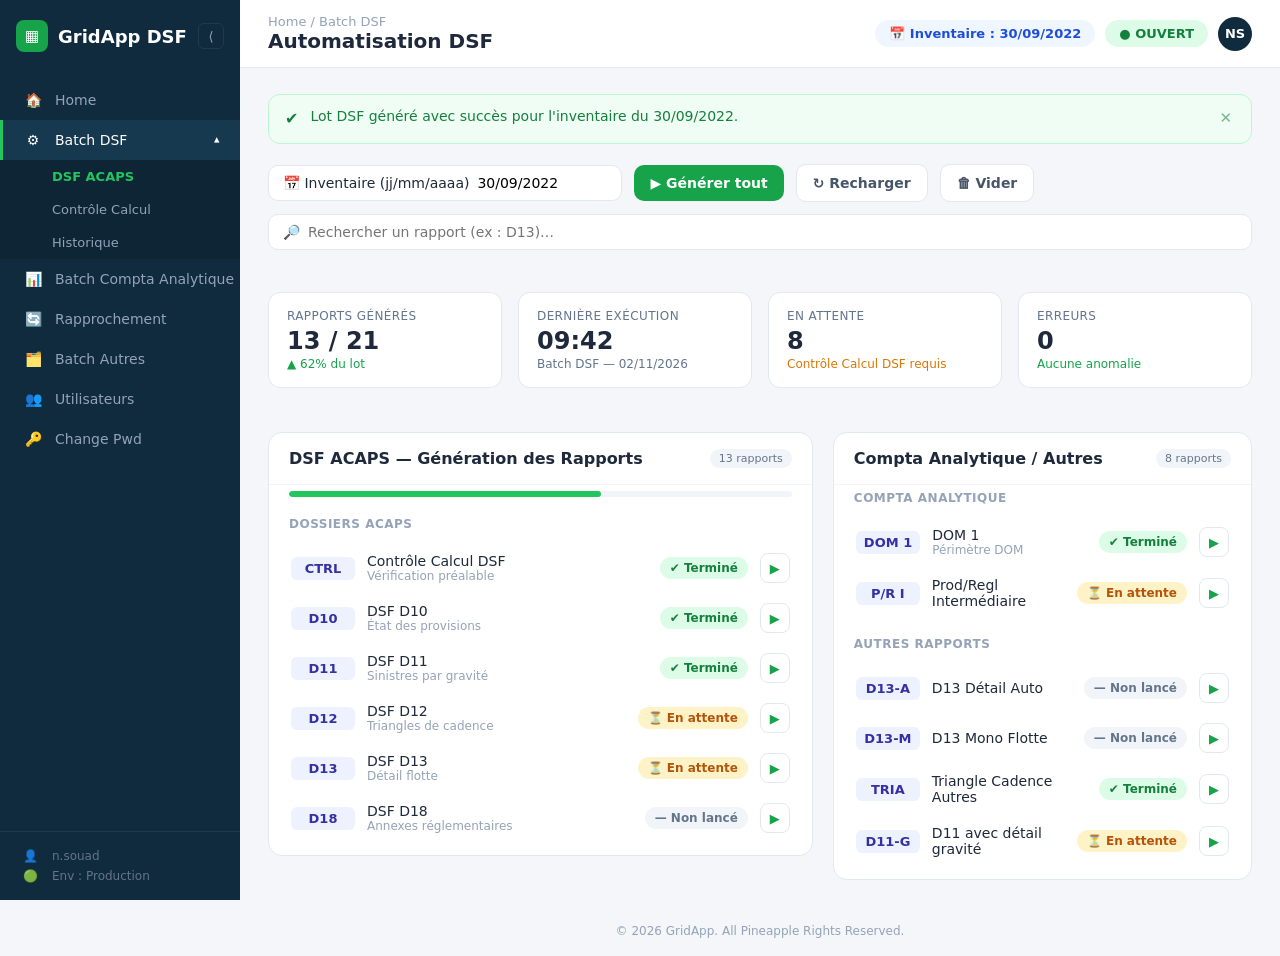
<file: src/main/resources/templates/index.html>
<!DOCTYPE html>
<html lang="fr" xmlns:th="http://www.thymeleaf.org">
<head>
  <meta charset="UTF-8">
  <meta name="viewport" content="width=device-width, initial-scale=1">
  <title>Automatisation DSF</title>
  <link rel="stylesheet" href="../static/css/sidebar.css" th:href="@{/css/sidebar.css}">
  <link rel="stylesheet" href="../static/css/topbar.css" th:href="@{/css/topbar.css}">
  <link rel="stylesheet" href="../static/css/kpi.css" th:href="@{/css/kpi.css}">
  <link rel="stylesheet" href="../static/css/reports.css" th:href="@{/css/reports.css}">
  <link rel="stylesheet" href="../static/css/alerts.css" th:href="@{/css/alerts.css}">
  <style>
    /* Page-level layout only — components live in their own CSS files */
    * { margin:0; padding:0; box-sizing:border-box; font-family:'Segoe UI',system-ui,sans-serif; }
    body { background:#f4f6f9; color:#1e293b; display:flex; min-height:100vh; }
    .main { flex:1; display:flex; flex-direction:column; min-width:0; }
    .content { padding:26px 28px; }
    .toolbar { display:flex; gap:12px; align-items:center; margin-bottom:22px; flex-wrap:wrap; }
    .field { display:flex; align-items:center; gap:8px; background:#fff; border:1px solid #e2e8f0;
             border-radius:10px; padding:9px 14px; font-size:14px; }
    .field input { border:none; outline:none; font-size:14px; width:130px; }
    .search { flex:1; min-width:220px; } .search input { width:100%; }
    .btn { padding:10px 16px; border-radius:10px; border:none; font-size:14px; font-weight:600; cursor:pointer; }
    .btn.primary { background:#16a34a; color:#fff; }
    .btn.ghost { background:#fff; border:1px solid #e2e8f0; color:#475569; }
    .grid { display:grid; grid-template-columns:1.3fr 1fr; gap:20px; align-items:start; margin-top:24px; }
    @media (max-width:1024px){ .grid { grid-template-columns:1fr; } }
    .footer { text-align:center; color:#94a3b8; font-size:12px; padding:18px; margin-top:auto; }
  </style>
</head>
<body>

  <!-- ===== Sidebar (reusable) ===== -->
  <div th:replace="~{fragments/sidebar :: sidebar('dsf')}">
    <!-- Static preview fallback -->
    <aside class="sidebar" id="appSidebar">
      <div class="sidebar-logo">
        <span class="logo-mark">▦</span><span class="logo-text">GridApp DSF</span>
        <button type="button" class="sidebar-toggle" data-sidebar-toggle>⟨</button>
      </div>
      <nav class="sidebar-nav">
        <a class="nav-item" href="#"><span class="nav-icon">🏠</span><span class="nav-label">Home</span></a>
        <div class="nav-group open">
          <button type="button" class="nav-item nav-parent active" data-submenu-toggle>
            <span class="nav-icon">⚙️</span><span class="nav-label">Batch DSF</span><span class="nav-caret">▾</span>
          </button>
          <div class="submenu">
            <a class="submenu-item active" href="#">DSF ACAPS</a>
            <a class="submenu-item" href="#">Contrôle Calcul</a>
            <a class="submenu-item" href="#">Historique</a>
          </div>
        </div>
        <a class="nav-item" href="#"><span class="nav-icon">📊</span><span class="nav-label">Batch Compta Analytique</span></a>
        <a class="nav-item" href="rapprochement.html"><span class="nav-icon">🔄</span><span class="nav-label">Rapprochement</span></a>
        <a class="nav-item" href="#"><span class="nav-icon">🗂️</span><span class="nav-label">Batch Autres</span></a>
        <a class="nav-item" href="users.html"><span class="nav-icon">👥</span><span class="nav-label">Utilisateurs</span></a>
        <a class="nav-item" href="#"><span class="nav-icon">🔑</span><span class="nav-label">Change Pwd</span></a>
      </nav>
      <div class="sidebar-foot">
        <div class="foot-row"><span class="nav-icon">👤</span><span class="nav-label">n.souad</span></div>
        <div class="foot-row"><span class="nav-icon">🟢</span><span class="nav-label">Env : Production</span></div>
      </div>
    </aside>
  </div>

  <div class="main">

    <!-- ===== Topbar (reusable) ===== -->
    <div th:replace="~{fragments/topbar :: topbar('Automatisation DSF','Home / Batch DSF','30/09/2022','OUVERT','NS')}">
      <header class="topbar">
        <button type="button" class="topbar-hamburger" data-sidebar-open>☰</button>
        <div>
          <div class="topbar-crumb">Home / Batch DSF</div>
          <h1>Automatisation DSF</h1>
        </div>
        <div class="topbar-actions">
          <span class="pill pill-date">📅 Inventaire : 30/09/2022</span>
          <span class="pill pill-open">● OUVERT</span>
          <div class="user-menu" data-user-menu>
            <button type="button" class="avatar" data-user-menu-toggle
                    aria-haspopup="true" aria-expanded="false"
                    aria-label="Menu utilisateur">NS</button>
            <div class="user-dropdown" role="menu" hidden>
              <div class="user-dropdown-head">
                <span class="user-name">n.souad</span>
                <span class="user-role">Administrateur</span>
              </div>
              <a class="user-dropdown-item" role="menuitem" href="#"><span class="item-icon">🔑</span> Changer le mot de passe</a>
              <a class="user-dropdown-item" role="menuitem" href="#"><span class="item-icon">👤</span> Mon profil</a>
              <div class="user-dropdown-sep" role="separator"></div>
              <form method="post" action="#">
                <button type="submit" class="user-dropdown-item danger" role="menuitem"><span class="item-icon">⏻</span> Logout</button>
              </form>
            </div>
          </div>
        </div>
      </header>
    </div>

    <div class="content" style="display:flex;flex-direction:column;gap:20px">

      <!-- ===== Flash messages (reusable) ===== -->
      <div th:replace="~{fragments/alerts :: alerts}">
        <div class="alerts-stack">
          <div class="alert alert-success" role="status" data-alert="success">
            <span class="alert-icon">✔</span>
            <div class="alert-body">Lot DSF généré avec succès pour l'inventaire du 30/09/2022.</div>
            <button type="button" class="alert-close" data-alert-close aria-label="Fermer">✕</button>
          </div>
        </div>
      </div>

      <!-- Toolbar: page-specific -->
      <div class="toolbar">
        <div class="field">📅 Inventaire (jj/mm/aaaa) <input value="30/09/2022"></div>
        <button class="btn primary">▶ Générer tout</button>
        <button class="btn ghost">↻ Recharger</button>
        <button class="btn ghost">🗑 Vider</button>
        <div class="field search">🔎 <input placeholder="Rechercher un rapport (ex : D13)…"></div>
      </div>

      <!-- ===== KPI cards (reusable) ===== -->
      <div class="kpi-grid">
        <div th:replace="~{fragments/kpis :: kpiCard('Rapports générés','13 / 21','▲ 62% du lot','ok')}">
          <div class="kpi"><div class="kpi-label">Rapports générés</div><div class="kpi-value">13 / 21</div><div class="kpi-delta ok">▲ 62% du lot</div></div>
        </div>
        <div th:replace="~{fragments/kpis :: kpiCard('Dernière exécution','09:42','Batch DSF — 02/11/2026','')}">
          <div class="kpi"><div class="kpi-label">Dernière exécution</div><div class="kpi-value">09:42</div><div class="kpi-delta">Batch DSF — 02/11/2026</div></div>
        </div>
        <div th:replace="~{fragments/kpis :: kpiCard('En attente','8','Contrôle Calcul DSF requis','warn')}">
          <div class="kpi"><div class="kpi-label">En attente</div><div class="kpi-value">8</div><div class="kpi-delta warn">Contrôle Calcul DSF requis</div></div>
        </div>
        <div th:replace="~{fragments/kpis :: kpiCard('Erreurs','0','Aucune anomalie','ok')}">
          <div class="kpi"><div class="kpi-label">Erreurs</div><div class="kpi-value">0</div><div class="kpi-delta ok">Aucune anomalie</div></div>
        </div>
      </div>

      <!-- ===== Report groups (reusable) ===== -->
      <div class="grid">
        <div th:replace="~{fragments/reports :: reportGroup('DSF ACAPS — Génération des Rapports','13 rapports',${rapportsAcaps},62,'Dossiers ACAPS')}">
          <section class="report-group">
            <div class="report-group-head"><h2>DSF ACAPS — Génération des Rapports</h2><span class="report-group-tag">13 rapports</span></div>
            <div class="report-progress"><div style="width:62%"></div></div>
            <div class="report-section">Dossiers ACAPS</div>
            <div class="report-rows">
              <div class="report-row"><span class="report-code">CTRL</span><span class="report-name"><span>Contrôle Calcul DSF</span><small>Vérification préalable</small></span><span class="report-status status-done">✔ Terminé</span><button class="report-run">▶</button></div>
              <div class="report-row"><span class="report-code">D10</span><span class="report-name"><span>DSF D10</span><small>État des provisions</small></span><span class="report-status status-done">✔ Terminé</span><button class="report-run">▶</button></div>
              <div class="report-row"><span class="report-code">D11</span><span class="report-name"><span>DSF D11</span><small>Sinistres par gravité</small></span><span class="report-status status-done">✔ Terminé</span><button class="report-run">▶</button></div>
              <div class="report-row"><span class="report-code">D12</span><span class="report-name"><span>DSF D12</span><small>Triangles de cadence</small></span><span class="report-status status-pending">⏳ En attente</span><button class="report-run">▶</button></div>
              <div class="report-row"><span class="report-code">D13</span><span class="report-name"><span>DSF D13</span><small>Détail flotte</small></span><span class="report-status status-pending">⏳ En attente</span><button class="report-run">▶</button></div>
              <div class="report-row"><span class="report-code">D18</span><span class="report-name"><span>DSF D18</span><small>Annexes réglementaires</small></span><span class="report-status status-na">— Non lancé</span><button class="report-run">▶</button></div>
            </div>
          </section>
        </div>

        <div th:replace="~{fragments/reports :: reportGroup('Compta Analytique / Autres','8 rapports',${rapportsAutres},null,null)}">
          <section class="report-group">
            <div class="report-group-head"><h2>Compta Analytique / Autres</h2><span class="report-group-tag">8 rapports</span></div>
            <div class="report-section">Compta Analytique</div>
            <div class="report-rows">
              <div class="report-row"><span class="report-code">DOM 1</span><span class="report-name"><span>DOM 1</span><small>Périmètre DOM</small></span><span class="report-status status-done">✔ Terminé</span><button class="report-run">▶</button></div>
              <div class="report-row"><span class="report-code">P/R I</span><span class="report-name"><span>Prod/Regl Intermédiaire</span></span><span class="report-status status-pending">⏳ En attente</span><button class="report-run">▶</button></div>
            </div>
            <div class="report-section">Autres Rapports</div>
            <div class="report-rows">
              <div class="report-row"><span class="report-code">D13-A</span><span class="report-name"><span>D13 Détail Auto</span></span><span class="report-status status-na">— Non lancé</span><button class="report-run">▶</button></div>
              <div class="report-row"><span class="report-code">D13-M</span><span class="report-name"><span>D13 Mono Flotte</span></span><span class="report-status status-na">— Non lancé</span><button class="report-run">▶</button></div>
              <div class="report-row"><span class="report-code">TRIA</span><span class="report-name"><span>Triangle Cadence Autres</span></span><span class="report-status status-done">✔ Terminé</span><button class="report-run">▶</button></div>
              <div class="report-row"><span class="report-code">D11-G</span><span class="report-name"><span>D11 avec détail gravité</span></span><span class="report-status status-pending">⏳ En attente</span><button class="report-run">▶</button></div>
            </div>
          </section>
        </div>
      </div>
    </div>

    <footer class="footer">© 2026 GridApp. All Pineapple Rights Reserved.</footer>
  </div>

  <script src="../static/js/sidebar.js" th:src="@{/js/sidebar.js}" defer></script>
  <script src="../static/js/topbar.js" th:src="@{/js/topbar.js}" defer></script>
  <script src="../static/js/alerts.js" th:src="@{/js/alerts.js}" defer></script>
</body>
</html>
</file>
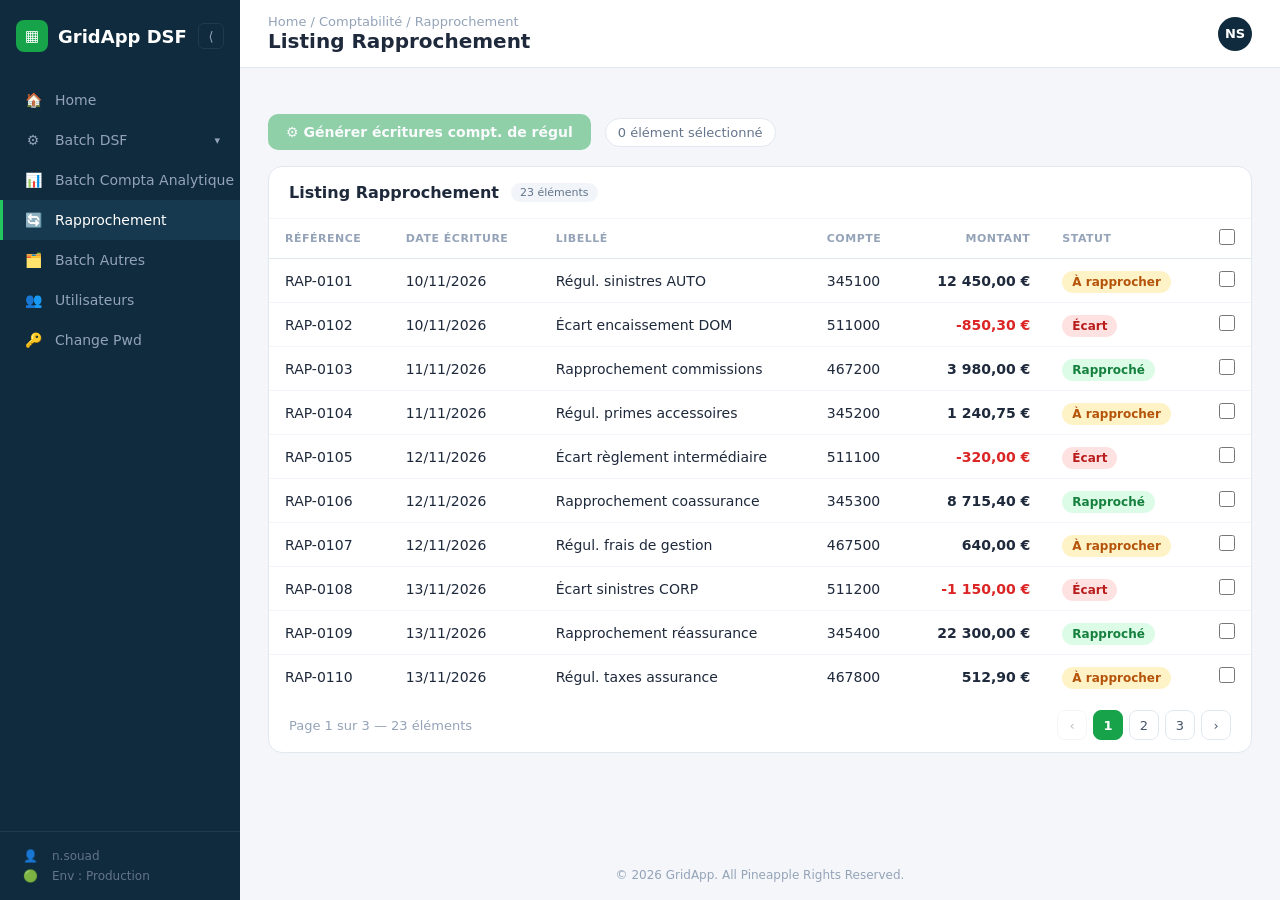
<file: src/main/resources/templates/rapprochement.html>
<!DOCTYPE html>
<html lang="fr" xmlns:th="http://www.thymeleaf.org">
<head>
  <meta charset="UTF-8">
  <meta name="viewport" content="width=device-width, initial-scale=1">
  <title>Listing Rapprochement</title>
  <link rel="stylesheet" href="../static/css/sidebar.css" th:href="@{/css/sidebar.css}">
  <link rel="stylesheet" href="../static/css/topbar.css" th:href="@{/css/topbar.css}">
  <link rel="stylesheet" href="../static/css/users.css" th:href="@{/css/users.css}">
  <link rel="stylesheet" href="../static/css/rapprochement.css" th:href="@{/css/rapprochement.css}">
  <link rel="stylesheet" href="../static/css/alerts.css" th:href="@{/css/alerts.css}">
  <style>
    /* Page-level layout only */
    * { margin:0; padding:0; box-sizing:border-box; font-family:'Segoe UI',system-ui,sans-serif; }
    body { background:#f4f6f9; color:#1e293b; display:flex; min-height:100vh; }
    .main { flex:1; display:flex; flex-direction:column; min-width:0; }
    .content { padding:26px 28px; display:flex; flex-direction:column; gap:20px; }
    .footer { text-align:center; color:#94a3b8; font-size:12px; padding:18px; margin-top:auto; }
  </style>
</head>
<body data-demo>

  <!-- ===== Sidebar (reusable) ===== -->
  <div th:replace="~{fragments/sidebar :: sidebar('rapprochement')}">
    <aside class="sidebar" id="appSidebar">
      <div class="sidebar-logo">
        <span class="logo-mark">▦</span><span class="logo-text">GridApp DSF</span>
        <button type="button" class="sidebar-toggle" data-sidebar-toggle>⟨</button>
      </div>
      <nav class="sidebar-nav">
        <a class="nav-item" href="index.html"><span class="nav-icon">🏠</span><span class="nav-label">Home</span></a>
        <div class="nav-group">
          <button type="button" class="nav-item nav-parent" data-submenu-toggle>
            <span class="nav-icon">⚙️</span><span class="nav-label">Batch DSF</span><span class="nav-caret">▾</span>
          </button>
          <div class="submenu">
            <a class="submenu-item" href="index.html">DSF ACAPS</a>
            <a class="submenu-item" href="#">Contrôle Calcul</a>
            <a class="submenu-item" href="#">Historique</a>
          </div>
        </div>
        <a class="nav-item" href="#"><span class="nav-icon">📊</span><span class="nav-label">Batch Compta Analytique</span></a>
        <a class="nav-item active" href="rapprochement.html"><span class="nav-icon">🔄</span><span class="nav-label">Rapprochement</span></a>
        <a class="nav-item" href="#"><span class="nav-icon">🗂️</span><span class="nav-label">Batch Autres</span></a>
        <a class="nav-item" href="users.html"><span class="nav-icon">👥</span><span class="nav-label">Utilisateurs</span></a>
        <a class="nav-item" href="#"><span class="nav-icon">🔑</span><span class="nav-label">Change Pwd</span></a>
      </nav>
      <div class="sidebar-foot">
        <div class="foot-row"><span class="nav-icon">👤</span><span class="nav-label">n.souad</span></div>
        <div class="foot-row"><span class="nav-icon">🟢</span><span class="nav-label">Env : Production</span></div>
      </div>
    </aside>
  </div>

  <div class="main">

    <!-- ===== Topbar (reusable) ===== -->
    <div th:replace="~{fragments/topbar :: topbar('Listing Rapprochement','Home / Comptabilité / Rapprochement',null,null,'NS')}">
      <header class="topbar">
        <button type="button" class="topbar-hamburger" data-sidebar-open>☰</button>
        <div>
          <div class="topbar-crumb">Home / Comptabilité / Rapprochement</div>
          <h1>Listing Rapprochement</h1>
        </div>
        <div class="topbar-actions">
          <div class="user-menu" data-user-menu>
            <button type="button" class="avatar" data-user-menu-toggle
                    aria-haspopup="true" aria-expanded="false"
                    aria-label="Menu utilisateur">NS</button>
            <div class="user-dropdown" role="menu" hidden>
              <div class="user-dropdown-head">
                <span class="user-name">n.souad</span>
                <span class="user-role">Administrateur</span>
              </div>
              <a class="user-dropdown-item" role="menuitem" href="#"><span class="item-icon">🔑</span> Changer le mot de passe</a>
              <a class="user-dropdown-item" role="menuitem" href="#"><span class="item-icon">👤</span> Mon profil</a>
              <div class="user-dropdown-sep" role="separator"></div>
              <form method="post" action="#">
                <button type="submit" class="user-dropdown-item danger" role="menuitem"><span class="item-icon">⏻</span> Logout</button>
              </form>
            </div>
          </div>
        </div>
      </header>
    </div>

    <div class="content">

      <!-- ===== Flash messages (reusable) ===== -->
      <div th:replace="~{fragments/alerts :: alerts}"></div>

      <!-- ===== Listing Rapprochement (reusable) ===== -->
      <div th:replace="~{fragments/rapprochement :: rapprochementTable(${pageData})}">
        <form method="post" action="#" data-rapprochement>
          <div class="rap-action-bar">
            <button type="submit" class="rap-btn" data-generate-btn disabled>
              ⚙️ Générer écritures compt. de régul
            </button>
            <span class="rap-selected-count" data-selected-count>0 élément sélectionné</span>
          </div>
          <div class="data-table-card">
            <div class="data-table-head">
              <h2>Listing Rapprochement</h2>
              <span class="data-table-count">23 éléments</span>
            </div>
            <div class="data-table-scroll">
              <table class="data-table">
                <thead>
                  <tr>
                    <th>Référence</th>
                    <th>Date écriture</th>
                    <th>Libellé</th>
                    <th>Compte</th>
                    <th style="text-align:right">Montant</th>
                    <th>Statut</th>
                    <th class="rap-check-col"><input type="checkbox" data-select-all aria-label="Tout sélectionner"></th>
                  </tr>
                </thead>
                <tbody>
                  <tr><td>RAP-0101</td><td>10/11/2026</td><td>Régul. sinistres AUTO</td><td>345100</td><td class="rap-amount">12 450,00 €</td><td><span class="status-badge status-todo">À rapprocher</span></td><td class="rap-check-col"><input type="checkbox" name="selectedIds" value="101" data-row-check aria-label="Sélectionner RAP-0101"></td></tr>
                  <tr><td>RAP-0102</td><td>10/11/2026</td><td>Écart encaissement DOM</td><td>511000</td><td class="rap-amount rap-amount-neg">-850,30 €</td><td><span class="status-badge status-gap">Écart</span></td><td class="rap-check-col"><input type="checkbox" name="selectedIds" value="102" data-row-check aria-label="Sélectionner RAP-0102"></td></tr>
                  <tr><td>RAP-0103</td><td>11/11/2026</td><td>Rapprochement commissions</td><td>467200</td><td class="rap-amount">3 980,00 €</td><td><span class="status-badge status-done">Rapproché</span></td><td class="rap-check-col"><input type="checkbox" name="selectedIds" value="103" data-row-check aria-label="Sélectionner RAP-0103"></td></tr>
                  <tr><td>RAP-0104</td><td>11/11/2026</td><td>Régul. primes accessoires</td><td>345200</td><td class="rap-amount">1 240,75 €</td><td><span class="status-badge status-todo">À rapprocher</span></td><td class="rap-check-col"><input type="checkbox" name="selectedIds" value="104" data-row-check aria-label="Sélectionner RAP-0104"></td></tr>
                  <tr><td>RAP-0105</td><td>12/11/2026</td><td>Écart règlement intermédiaire</td><td>511100</td><td class="rap-amount rap-amount-neg">-320,00 €</td><td><span class="status-badge status-gap">Écart</span></td><td class="rap-check-col"><input type="checkbox" name="selectedIds" value="105" data-row-check aria-label="Sélectionner RAP-0105"></td></tr>
                  <tr><td>RAP-0106</td><td>12/11/2026</td><td>Rapprochement coassurance</td><td>345300</td><td class="rap-amount">8 715,40 €</td><td><span class="status-badge status-done">Rapproché</span></td><td class="rap-check-col"><input type="checkbox" name="selectedIds" value="106" data-row-check aria-label="Sélectionner RAP-0106"></td></tr>
                  <tr><td>RAP-0107</td><td>12/11/2026</td><td>Régul. frais de gestion</td><td>467500</td><td class="rap-amount">640,00 €</td><td><span class="status-badge status-todo">À rapprocher</span></td><td class="rap-check-col"><input type="checkbox" name="selectedIds" value="107" data-row-check aria-label="Sélectionner RAP-0107"></td></tr>
                  <tr><td>RAP-0108</td><td>13/11/2026</td><td>Écart sinistres CORP</td><td>511200</td><td class="rap-amount rap-amount-neg">-1 150,00 €</td><td><span class="status-badge status-gap">Écart</span></td><td class="rap-check-col"><input type="checkbox" name="selectedIds" value="108" data-row-check aria-label="Sélectionner RAP-0108"></td></tr>
                  <tr><td>RAP-0109</td><td>13/11/2026</td><td>Rapprochement réassurance</td><td>345400</td><td class="rap-amount">22 300,00 €</td><td><span class="status-badge status-done">Rapproché</span></td><td class="rap-check-col"><input type="checkbox" name="selectedIds" value="109" data-row-check aria-label="Sélectionner RAP-0109"></td></tr>
                  <tr><td>RAP-0110</td><td>13/11/2026</td><td>Régul. taxes assurance</td><td>467800</td><td class="rap-amount">512,90 €</td><td><span class="status-badge status-todo">À rapprocher</span></td><td class="rap-check-col"><input type="checkbox" name="selectedIds" value="110" data-row-check aria-label="Sélectionner RAP-0110"></td></tr>
                </tbody>
              </table>
            </div>
            <div class="data-table-foot">
              <span data-page-info>Page 1 sur 3 — 23 éléments</span>
              <div class="spacer"></div>
              <div class="rap-pagination">
                <a href="#" class="disabled" data-page-link="-1" aria-label="Page précédente">‹</a>
                <a href="#" class="current" data-page-link="0" data-page-num>1</a>
                <a href="#" data-page-link="1" data-page-num>2</a>
                <a href="#" data-page-link="2" data-page-num>3</a>
                <a href="#" data-page-link="1" aria-label="Page suivante">›</a>
              </div>
            </div>
          </div>
        </form>
      </div>
    </div>

    <footer class="footer">© 2026 GridApp. All Pineapple Rights Reserved.</footer>
  </div>

  <!-- Demo dataset: in the real app rows come from the controller (Page<Item>) -->
  <script>
    window.RAPPROCHEMENT_DEMO_DATA = [
      {id:101,ref:'RAP-0101',date:'10/11/2026',lib:'Régul. sinistres AUTO',compte:'345100',montant:'12 450,00 €',neg:false,status:'À rapprocher',statusClass:'status-todo'},
      {id:102,ref:'RAP-0102',date:'10/11/2026',lib:'Écart encaissement DOM',compte:'511000',montant:'-850,30 €',neg:true,status:'Écart',statusClass:'status-gap'},
      {id:103,ref:'RAP-0103',date:'11/11/2026',lib:'Rapprochement commissions',compte:'467200',montant:'3 980,00 €',neg:false,status:'Rapproché',statusClass:'status-done'},
      {id:104,ref:'RAP-0104',date:'11/11/2026',lib:'Régul. primes accessoires',compte:'345200',montant:'1 240,75 €',neg:false,status:'À rapprocher',statusClass:'status-todo'},
      {id:105,ref:'RAP-0105',date:'12/11/2026',lib:'Écart règlement intermédiaire',compte:'511100',montant:'-320,00 €',neg:true,status:'Écart',statusClass:'status-gap'},
      {id:106,ref:'RAP-0106',date:'12/11/2026',lib:'Rapprochement coassurance',compte:'345300',montant:'8 715,40 €',neg:false,status:'Rapproché',statusClass:'status-done'},
      {id:107,ref:'RAP-0107',date:'12/11/2026',lib:'Régul. frais de gestion',compte:'467500',montant:'640,00 €',neg:false,status:'À rapprocher',statusClass:'status-todo'},
      {id:108,ref:'RAP-0108',date:'13/11/2026',lib:'Écart sinistres CORP',compte:'511200',montant:'-1 150,00 €',neg:true,status:'Écart',statusClass:'status-gap'},
      {id:109,ref:'RAP-0109',date:'13/11/2026',lib:'Rapprochement réassurance',compte:'345400',montant:'22 300,00 €',neg:false,status:'Rapproché',statusClass:'status-done'},
      {id:110,ref:'RAP-0110',date:'13/11/2026',lib:'Régul. taxes assurance',compte:'467800',montant:'512,90 €',neg:false,status:'À rapprocher',statusClass:'status-todo'},
      {id:111,ref:'RAP-0111',date:'14/11/2026',lib:'Écart encaissement AUTO',compte:'511000',montant:'-75,50 €',neg:true,status:'Écart',statusClass:'status-gap'},
      {id:112,ref:'RAP-0112',date:'14/11/2026',lib:'Rapprochement courtage',compte:'467200',montant:'6 120,00 €',neg:false,status:'Rapproché',statusClass:'status-done'},
      {id:113,ref:'RAP-0113',date:'14/11/2026',lib:'Régul. sinistres MRH',compte:'345100',montant:'4 330,10 €',neg:false,status:'À rapprocher',statusClass:'status-todo'},
      {id:114,ref:'RAP-0114',date:'15/11/2026',lib:'Rapprochement apporteurs',compte:'467300',montant:'1 980,00 €',neg:false,status:'Rapproché',statusClass:'status-done'},
      {id:115,ref:'RAP-0115',date:'15/11/2026',lib:'Écart règlement CORP',compte:'511200',montant:'-2 410,00 €',neg:true,status:'Écart',statusClass:'status-gap'},
      {id:116,ref:'RAP-0116',date:'15/11/2026',lib:'Régul. primes flotte',compte:'345200',montant:'9 760,25 €',neg:false,status:'À rapprocher',statusClass:'status-todo'},
      {id:117,ref:'RAP-0117',date:'16/11/2026',lib:'Rapprochement réass. cédée',compte:'345400',montant:'15 040,00 €',neg:false,status:'Rapproché',statusClass:'status-done'},
      {id:118,ref:'RAP-0118',date:'16/11/2026',lib:'Écart taxes DOM-TOM',compte:'511300',montant:'-190,60 €',neg:true,status:'Écart',statusClass:'status-gap'},
      {id:119,ref:'RAP-0119',date:'16/11/2026',lib:'Régul. frais dossier',compte:'467500',montant:'320,00 €',neg:false,status:'À rapprocher',statusClass:'status-todo'},
      {id:120,ref:'RAP-0120',date:'16/11/2026',lib:'Rapprochement coass. sortante',compte:'345300',montant:'7 505,80 €',neg:false,status:'Rapproché',statusClass:'status-done'},
      {id:121,ref:'RAP-0121',date:'16/11/2026',lib:'Écart sinistres AUTO',compte:'511100',montant:'-640,00 €',neg:true,status:'Écart',statusClass:'status-gap'},
      {id:122,ref:'RAP-0122',date:'16/11/2026',lib:'Régul. commissions DOM',compte:'467200',montant:'2 150,00 €',neg:false,status:'À rapprocher',statusClass:'status-todo'},
      {id:123,ref:'RAP-0123',date:'16/11/2026',lib:'Rapprochement final T4',compte:'467900',montant:'11 890,00 €',neg:false,status:'Rapproché',statusClass:'status-done'}
    ];
  </script>
  <script src="../static/js/sidebar.js" th:src="@{/js/sidebar.js}" defer></script>
  <script src="../static/js/topbar.js" th:src="@{/js/topbar.js}" defer></script>
  <script src="../static/js/alerts.js" th:src="@{/js/alerts.js}" defer></script>
  <script src="../static/js/rapprochement.js" th:src="@{/js/rapprochement.js}" defer></script>
</body>
</html>
</file>
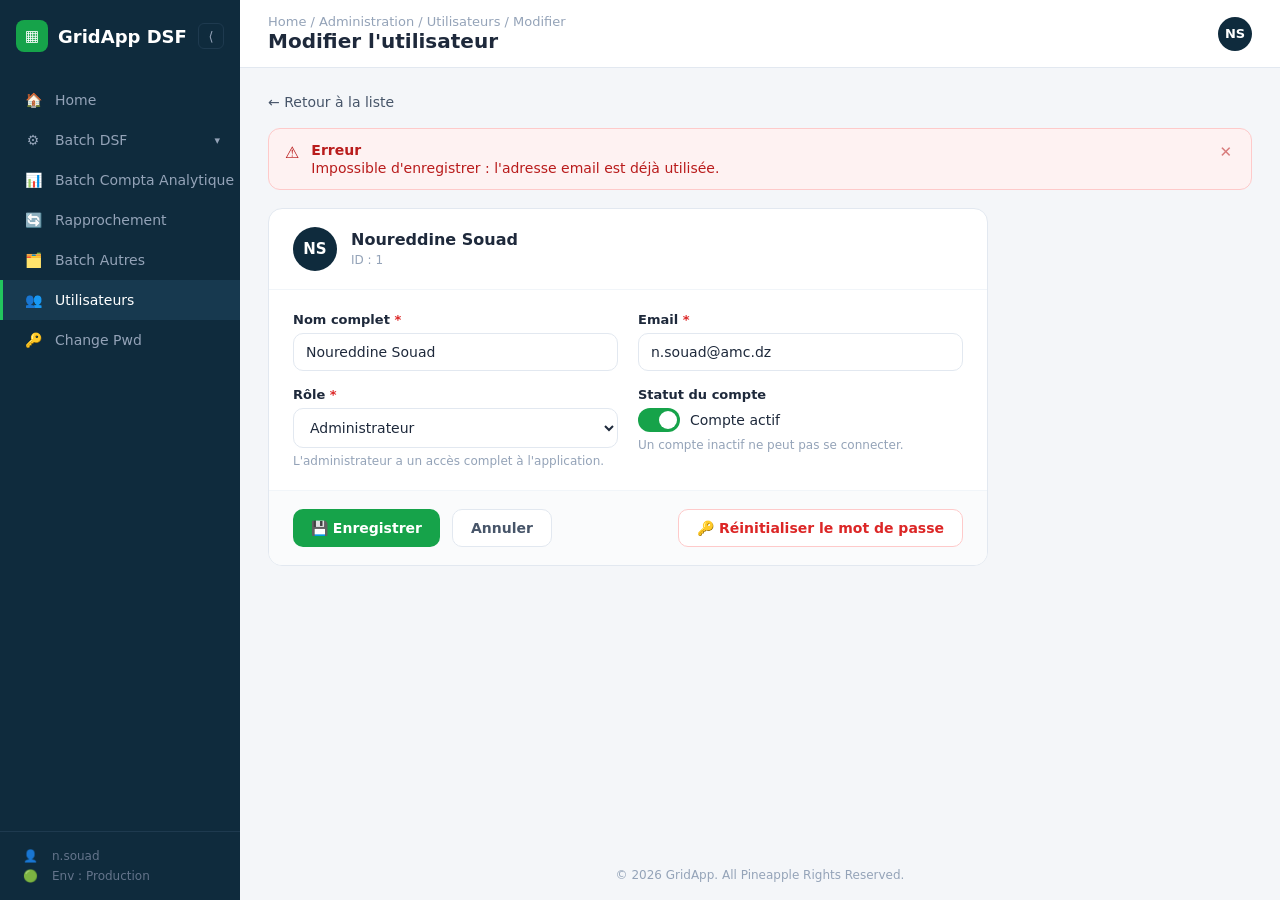
<file: src/main/resources/templates/user-edit.html>
<!DOCTYPE html>
<html lang="fr" xmlns:th="http://www.thymeleaf.org">
<head>
  <meta charset="UTF-8">
  <meta name="viewport" content="width=device-width, initial-scale=1">
  <title>Modifier l'utilisateur</title>
  <link rel="stylesheet" href="../static/css/sidebar.css" th:href="@{/css/sidebar.css}">
  <link rel="stylesheet" href="../static/css/topbar.css" th:href="@{/css/topbar.css}">
  <link rel="stylesheet" href="../static/css/user-edit.css" th:href="@{/css/user-edit.css}">
  <link rel="stylesheet" href="../static/css/alerts.css" th:href="@{/css/alerts.css}">
  <style>
    /* Page-level layout only */
    * { margin:0; padding:0; box-sizing:border-box; font-family:'Segoe UI',system-ui,sans-serif; }
    body { background:#f4f6f9; color:#1e293b; display:flex; min-height:100vh; }
    .main { flex:1; display:flex; flex-direction:column; min-width:0; }
    .content { padding:26px 28px; }
    .back-link { display:inline-flex; align-items:center; gap:6px; font-size:14px;
                 color:#475569; text-decoration:none; margin-bottom:18px; }
    .back-link:hover { color:#16a34a; }
    .footer { text-align:center; color:#94a3b8; font-size:12px; padding:18px; margin-top:auto; }
  </style>
</head>
<body>

  <!-- ===== Sidebar (reusable) ===== -->
  <div th:replace="~{fragments/sidebar :: sidebar('users')}">
    <aside class="sidebar" id="appSidebar">
      <div class="sidebar-logo">
        <span class="logo-mark">▦</span><span class="logo-text">GridApp DSF</span>
        <button type="button" class="sidebar-toggle" data-sidebar-toggle>⟨</button>
      </div>
      <nav class="sidebar-nav">
        <a class="nav-item" href="index.html"><span class="nav-icon">🏠</span><span class="nav-label">Home</span></a>
        <div class="nav-group">
          <button type="button" class="nav-item nav-parent" data-submenu-toggle>
            <span class="nav-icon">⚙️</span><span class="nav-label">Batch DSF</span><span class="nav-caret">▾</span>
          </button>
          <div class="submenu">
            <a class="submenu-item" href="index.html">DSF ACAPS</a>
            <a class="submenu-item" href="#">Contrôle Calcul</a>
            <a class="submenu-item" href="#">Historique</a>
          </div>
        </div>
        <a class="nav-item" href="#"><span class="nav-icon">📊</span><span class="nav-label">Batch Compta Analytique</span></a>
        <a class="nav-item" href="rapprochement.html"><span class="nav-icon">🔄</span><span class="nav-label">Rapprochement</span></a>
        <a class="nav-item" href="#"><span class="nav-icon">🗂️</span><span class="nav-label">Batch Autres</span></a>
        <a class="nav-item active" href="users.html"><span class="nav-icon">👥</span><span class="nav-label">Utilisateurs</span></a>
        <a class="nav-item" href="#"><span class="nav-icon">🔑</span><span class="nav-label">Change Pwd</span></a>
      </nav>
      <div class="sidebar-foot">
        <div class="foot-row"><span class="nav-icon">👤</span><span class="nav-label">n.souad</span></div>
        <div class="foot-row"><span class="nav-icon">🟢</span><span class="nav-label">Env : Production</span></div>
      </div>
    </aside>
  </div>

  <div class="main">

    <!-- ===== Topbar (reusable) ===== -->
    <div th:replace="~{fragments/topbar :: topbar('Modifier l''utilisateur','Home / Administration / Utilisateurs / Modifier',null,null,'NS')}">
      <header class="topbar">
        <button type="button" class="topbar-hamburger" data-sidebar-open>☰</button>
        <div>
          <div class="topbar-crumb">Home / Administration / Utilisateurs / Modifier</div>
          <h1>Modifier l'utilisateur</h1>
        </div>
        <div class="topbar-actions">
          <div class="user-menu" data-user-menu>
            <button type="button" class="avatar" data-user-menu-toggle
                    aria-haspopup="true" aria-expanded="false"
                    aria-label="Menu utilisateur">NS</button>
            <div class="user-dropdown" role="menu" hidden>
              <div class="user-dropdown-head">
                <span class="user-name">n.souad</span>
                <span class="user-role">Administrateur</span>
              </div>
              <a class="user-dropdown-item" role="menuitem" href="#"><span class="item-icon">🔑</span> Changer le mot de passe</a>
              <a class="user-dropdown-item" role="menuitem" href="#"><span class="item-icon">👤</span> Mon profil</a>
              <div class="user-dropdown-sep" role="separator"></div>
              <form method="post" action="#">
                <button type="submit" class="user-dropdown-item danger" role="menuitem"><span class="item-icon">⏻</span> Logout</button>
              </form>
            </div>
          </div>
        </div>
      </header>
    </div>

    <div class="content" style="display:flex;flex-direction:column;gap:18px">
      <a class="back-link" href="users.html" th:href="@{/users}" style="margin-bottom:0">← Retour à la liste</a>

      <!-- ===== Flash messages (reusable) ===== -->
      <div th:replace="~{fragments/alerts :: alerts}">
        <div class="alerts-stack">
          <div class="alert alert-error" role="alert" data-alert="error">
            <span class="alert-icon">⚠️</span>
            <div class="alert-body">
              <div class="alert-title">Erreur</div>
              <div>Impossible d'enregistrer : l'adresse email est déjà utilisée.</div>
            </div>
            <button type="button" class="alert-close" data-alert-close aria-label="Fermer">✕</button>
          </div>
        </div>
      </div>

      <!-- ===== User edit form (reusable) ===== -->
      <div th:replace="~{fragments/user-edit :: userEditForm(${user})}">
        <div class="user-form-card">
          <div class="user-form-head">
            <span class="avatar">NS</span>
            <div>
              <h2>Noureddine Souad</h2>
              <span class="user-id">ID : 1</span>
            </div>
          </div>
          <form class="form" method="post" action="#" data-user-edit-form novalidate>
            <div class="user-form">
              <div class="form-grid">
                <div class="form-field">
                  <label for="edit-name">Nom complet <span class="req">*</span></label>
                  <input type="text" id="edit-name" name="name" required value="Noureddine Souad">
                  <span class="form-error">Le nom est obligatoire.</span>
                </div>
                <div class="form-field">
                  <label for="edit-email">Email <span class="req">*</span></label>
                  <input type="email" id="edit-email" name="email" required value="n.souad@amc.dz">
                  <span class="form-error">Adresse email invalide.</span>
                </div>
                <div class="form-field">
                  <label for="edit-role">Rôle <span class="req">*</span></label>
                  <select id="edit-role" name="role" required>
                    <option value="user">Utilisateur</option>
                    <option value="admin" selected>Administrateur</option>
                    <option value="auditor">Auditeur</option>
                  </select>
                  <span class="form-hint">L'administrateur a un accès complet à l'application.</span>
                </div>
                <div class="form-field">
                  <label>Statut du compte</label>
                  <div class="toggle-row">
                    <button type="button" class="toggle" data-toggle-for="edit-active"
                            role="switch" aria-checked="true" aria-label="Compte actif"></button>
                    <input type="checkbox" id="edit-active" name="active" class="toggle-input" checked>
                    <span class="toggle-label">Compte actif</span>
                  </div>
                  <span class="form-hint">Un compte inactif ne peut pas se connecter.</span>
                </div>
              </div>
            </div>
            <div class="form-actions">
              <button type="submit" class="btn primary">💾 Enregistrer</button>
              <a class="btn ghost" href="users.html">Annuler</a>
              <button type="button" class="btn danger-outline">🔑 Réinitialiser le mot de passe</button>
            </div>
          </form>
        </div>
      </div>
    </div>

    <footer class="footer">© 2026 GridApp. All Pineapple Rights Reserved.</footer>
  </div>

  <script src="../static/js/sidebar.js" th:src="@{/js/sidebar.js}" defer></script>
  <script src="../static/js/topbar.js" th:src="@{/js/topbar.js}" defer></script>
  <script src="../static/js/user-edit.js" th:src="@{/js/user-edit.js}" defer></script>
  <script src="../static/js/alerts.js" th:src="@{/js/alerts.js}" defer></script>
</body>
</html>
</file>
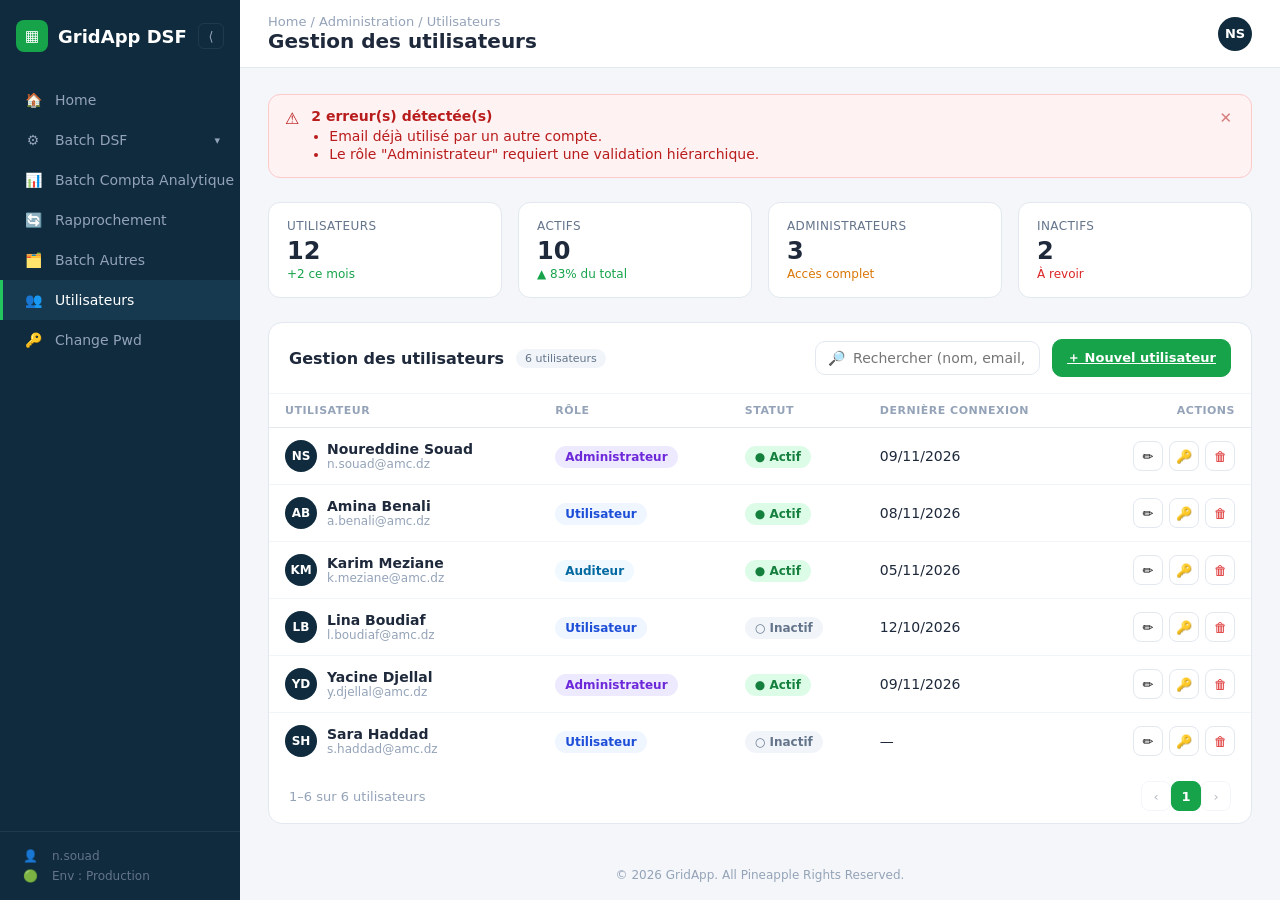
<file: src/main/resources/templates/users.html>
<!DOCTYPE html>
<html lang="fr" xmlns:th="http://www.thymeleaf.org">
<head>
  <meta charset="UTF-8">
  <meta name="viewport" content="width=device-width, initial-scale=1">
  <title>Gestion des utilisateurs</title>
  <link rel="stylesheet" href="../static/css/sidebar.css" th:href="@{/css/sidebar.css}">
  <link rel="stylesheet" href="../static/css/topbar.css" th:href="@{/css/topbar.css}">
  <link rel="stylesheet" href="../static/css/kpi.css" th:href="@{/css/kpi.css}">
  <link rel="stylesheet" href="../static/css/users.css" th:href="@{/css/users.css}">
  <link rel="stylesheet" href="../static/css/dialog.css" th:href="@{/css/dialog.css}">
  <link rel="stylesheet" href="../static/css/alerts.css" th:href="@{/css/alerts.css}">
  <style>
    /* Page-level layout only */
    * { margin:0; padding:0; box-sizing:border-box; font-family:'Segoe UI',system-ui,sans-serif; }
    body { background:#f4f6f9; color:#1e293b; display:flex; min-height:100vh; }
    .main { flex:1; display:flex; flex-direction:column; min-width:0; }
    .content { padding:26px 28px; display:flex; flex-direction:column; gap:24px; }
    .footer { text-align:center; color:#94a3b8; font-size:12px; padding:18px; margin-top:auto; }
  </style>
</head>
<body data-demo>

  <!-- ===== Sidebar (reusable) ===== -->
  <div th:replace="~{fragments/sidebar :: sidebar('users')}">
    <aside class="sidebar" id="appSidebar">
      <div class="sidebar-logo">
        <span class="logo-mark">▦</span><span class="logo-text">GridApp DSF</span>
        <button type="button" class="sidebar-toggle" data-sidebar-toggle>⟨</button>
      </div>
      <nav class="sidebar-nav">
        <a class="nav-item" href="index.html"><span class="nav-icon">🏠</span><span class="nav-label">Home</span></a>
        <div class="nav-group">
          <button type="button" class="nav-item nav-parent" data-submenu-toggle>
            <span class="nav-icon">⚙️</span><span class="nav-label">Batch DSF</span><span class="nav-caret">▾</span>
          </button>
          <div class="submenu">
            <a class="submenu-item" href="index.html">DSF ACAPS</a>
            <a class="submenu-item" href="#">Contrôle Calcul</a>
            <a class="submenu-item" href="#">Historique</a>
          </div>
        </div>
        <a class="nav-item" href="#"><span class="nav-icon">📊</span><span class="nav-label">Batch Compta Analytique</span></a>
        <a class="nav-item" href="rapprochement.html"><span class="nav-icon">🔄</span><span class="nav-label">Rapprochement</span></a>
        <a class="nav-item" href="#"><span class="nav-icon">🗂️</span><span class="nav-label">Batch Autres</span></a>
        <a class="nav-item active" href="users.html"><span class="nav-icon">👥</span><span class="nav-label">Utilisateurs</span></a>
        <a class="nav-item" href="#"><span class="nav-icon">🔑</span><span class="nav-label">Change Pwd</span></a>
      </nav>
      <div class="sidebar-foot">
        <div class="foot-row"><span class="nav-icon">👤</span><span class="nav-label">n.souad</span></div>
        <div class="foot-row"><span class="nav-icon">🟢</span><span class="nav-label">Env : Production</span></div>
      </div>
    </aside>
  </div>

  <div class="main">

    <!-- ===== Topbar (reusable) ===== -->
    <div th:replace="~{fragments/topbar :: topbar('Gestion des utilisateurs','Home / Administration / Utilisateurs',null,null,'NS')}">
      <header class="topbar">
        <button type="button" class="topbar-hamburger" data-sidebar-open>☰</button>
        <div>
          <div class="topbar-crumb">Home / Administration / Utilisateurs</div>
          <h1>Gestion des utilisateurs</h1>
        </div>
        <div class="topbar-actions">
          <div class="user-menu" data-user-menu>
            <button type="button" class="avatar" data-user-menu-toggle
                    aria-haspopup="true" aria-expanded="false"
                    aria-label="Menu utilisateur">NS</button>
            <div class="user-dropdown" role="menu" hidden>
              <div class="user-dropdown-head">
                <span class="user-name">n.souad</span>
                <span class="user-role">Administrateur</span>
              </div>
              <a class="user-dropdown-item" role="menuitem" href="#"><span class="item-icon">🔑</span> Changer le mot de passe</a>
              <a class="user-dropdown-item" role="menuitem" href="#"><span class="item-icon">👤</span> Mon profil</a>
              <div class="user-dropdown-sep" role="separator"></div>
              <form method="post" action="#">
                <button type="submit" class="user-dropdown-item danger" role="menuitem"><span class="item-icon">⏻</span> Logout</button>
              </form>
            </div>
          </div>
        </div>
      </header>
    </div>

    <div class="content">

      <!-- ===== Flash messages (reusable) ===== -->
      <div th:replace="~{fragments/alerts :: alerts}">
        <div class="alerts-stack">
          <div class="alert alert-error" role="alert" data-alert="error">
            <span class="alert-icon">⚠️</span>
            <div class="alert-body">
              <div class="alert-title">2 erreur(s) détectée(s)</div>
              <ul>
                <li>Email déjà utilisé par un autre compte.</li>
                <li>Le rôle "Administrateur" requiert une validation hiérarchique.</li>
              </ul>
            </div>
            <button type="button" class="alert-close" data-alert-close aria-label="Fermer">✕</button>
          </div>
        </div>
      </div>

      <!-- ===== KPI cards (reusable) ===== -->
      <div class="kpi-grid">
        <div th:replace="~{fragments/kpis :: kpiCard('Utilisateurs','12','+2 ce mois','ok')}">
          <div class="kpi"><div class="kpi-label">Utilisateurs</div><div class="kpi-value">12</div><div class="kpi-delta ok">+2 ce mois</div></div>
        </div>
        <div th:replace="~{fragments/kpis :: kpiCard('Actifs','10','▲ 83% du total','ok')}">
          <div class="kpi"><div class="kpi-label">Actifs</div><div class="kpi-value">10</div><div class="kpi-delta ok">▲ 83% du total</div></div>
        </div>
        <div th:replace="~{fragments/kpis :: kpiCard('Administrateurs','3','Accès complet','warn')}">
          <div class="kpi"><div class="kpi-label">Administrateurs</div><div class="kpi-value">3</div><div class="kpi-delta warn">Accès complet</div></div>
        </div>
        <div th:replace="~{fragments/kpis :: kpiCard('Inactifs','2','À revoir','error')}">
          <div class="kpi"><div class="kpi-label">Inactifs</div><div class="kpi-value">2</div><div class="kpi-delta error">À revoir</div></div>
        </div>
      </div>

      <!-- ===== Users table (reusable) ===== -->
      <div th:replace="~{fragments/users :: usersTable(${users})}">
        <div class="data-table-card" data-users-table>
          <div class="data-table-head">
            <h2>Gestion des utilisateurs</h2>
            <span class="data-table-count">6 utilisateurs</span>
            <div class="spacer"></div>
            <div class="dt-search">🔎 <input type="text" data-table-search placeholder="Rechercher (nom, email, rôle)…"></div>
            <a class="dt-btn primary" href="#">＋ Nouvel utilisateur</a>
          </div>
          <div class="data-table-scroll">
            <table class="data-table" data-page-size="8">
              <thead>
                <tr>
                  <th>Utilisateur</th>
                  <th>Rôle</th>
                  <th>Statut</th>
                  <th data-type="date">Dernière connexion</th>
                  <th data-no-sort style="text-align:right">Actions</th>
                </tr>
              </thead>
              <tbody>
                <tr>
                  <td><div class="dt-user"><span class="avatar">NS</span><div><div class="dt-user-name">Noureddine Souad</div><div class="dt-user-mail">n.souad@amc.dz</div></div></div></td>
                  <td><span class="role-badge role-admin">Administrateur</span></td>
                  <td><span class="status-badge status-active">● Actif</span></td>
                  <td>09/11/2026</td>
                  <td><div class="dt-actions"><button class="dt-action" title="Modifier" data-user-id="1">✏️</button><button class="dt-action" title="Réinitialiser le mot de passe">🔑</button><button type="button" class="dt-action danger" title="Supprimer" data-confirm-open data-confirm-id="1" data-confirm-name="Noureddine Souad">🗑</button></div></td>
                </tr>
                <tr>
                  <td><div class="dt-user"><span class="avatar">AB</span><div><div class="dt-user-name">Amina Benali</div><div class="dt-user-mail">a.benali@amc.dz</div></div></div></td>
                  <td><span class="role-badge role-user">Utilisateur</span></td>
                  <td><span class="status-badge status-active">● Actif</span></td>
                  <td>08/11/2026</td>
                  <td><div class="dt-actions"><button class="dt-action" title="Modifier" data-user-id="2">✏️</button><button class="dt-action" title="Réinitialiser le mot de passe">🔑</button><button type="button" class="dt-action danger" title="Supprimer" data-confirm-open data-confirm-id="2" data-confirm-name="Amina Benali">🗑</button></div></td>
                </tr>
                <tr>
                  <td><div class="dt-user"><span class="avatar">KM</span><div><div class="dt-user-name">Karim Meziane</div><div class="dt-user-mail">k.meziane@amc.dz</div></div></div></td>
                  <td><span class="role-badge role-auditor">Auditeur</span></td>
                  <td><span class="status-badge status-active">● Actif</span></td>
                  <td>05/11/2026</td>
                  <td><div class="dt-actions"><button class="dt-action" title="Modifier" data-user-id="3">✏️</button><button class="dt-action" title="Réinitialiser le mot de passe">🔑</button><button type="button" class="dt-action danger" title="Supprimer" data-confirm-open data-confirm-id="3" data-confirm-name="Karim Meziane">🗑</button></div></td>
                </tr>
                <tr>
                  <td><div class="dt-user"><span class="avatar">LB</span><div><div class="dt-user-name">Lina Boudiaf</div><div class="dt-user-mail">l.boudiaf@amc.dz</div></div></div></td>
                  <td><span class="role-badge role-user">Utilisateur</span></td>
                  <td><span class="status-badge status-inactive">○ Inactif</span></td>
                  <td>12/10/2026</td>
                  <td><div class="dt-actions"><button class="dt-action" title="Modifier" data-user-id="4">✏️</button><button class="dt-action" title="Réinitialiser le mot de passe">🔑</button><button type="button" class="dt-action danger" title="Supprimer" data-confirm-open data-confirm-id="4" data-confirm-name="Lina Boudiaf">🗑</button></div></td>
                </tr>
                <tr>
                  <td><div class="dt-user"><span class="avatar">YD</span><div><div class="dt-user-name">Yacine Djellal</div><div class="dt-user-mail">y.djellal@amc.dz</div></div></div></td>
                  <td><span class="role-badge role-admin">Administrateur</span></td>
                  <td><span class="status-badge status-active">● Actif</span></td>
                  <td>09/11/2026</td>
                  <td><div class="dt-actions"><button class="dt-action" title="Modifier" data-user-id="5">✏️</button><button class="dt-action" title="Réinitialiser le mot de passe">🔑</button><button type="button" class="dt-action danger" title="Supprimer" data-confirm-open data-confirm-id="5" data-confirm-name="Yacine Djellal">🗑</button></div></td>
                </tr>
                <tr>
                  <td><div class="dt-user"><span class="avatar">SH</span><div><div class="dt-user-name">Sara Haddad</div><div class="dt-user-mail">s.haddad@amc.dz</div></div></div></td>
                  <td><span class="role-badge role-user">Utilisateur</span></td>
                  <td><span class="status-badge status-inactive">○ Inactif</span></td>
                  <td>—</td>
                  <td><div class="dt-actions"><button class="dt-action" title="Modifier" data-user-id="6">✏️</button><button class="dt-action" title="Réinitialiser le mot de passe">🔑</button><button type="button" class="dt-action danger" title="Supprimer" data-confirm-open data-confirm-id="6" data-confirm-name="Sara Haddad">🗑</button></div></td>
                </tr>
              </tbody>
            </table>
            <div class="dt-empty">Aucun utilisateur ne correspond à la recherche.</div>
          </div>
          <div class="data-table-foot">
            <span data-page-info>1–6 sur 6 utilisateurs</span>
            <div class="spacer"></div>
            <div data-pagination></div>
          </div>
        </div>
      </div>
    </div>

    <footer class="footer">© 2026 GridApp. All Pineapple Rights Reserved.</footer>
  </div>

  <!-- ===== Confirm dialog (reusable) ===== -->
  <div th:replace="~{fragments/dialog :: confirmDialog('Supprimer l''utilisateur','Voulez-vous vraiment supprimer l''utilisateur ','Supprimer',@{/users/delete})}">
    <div class="dialog-scrim" data-confirm-dialog hidden>
      <div class="dialog" role="alertdialog" aria-modal="true"
           aria-labelledby="confirm-title" aria-describedby="confirm-message">
        <div class="dialog-icon">⚠️</div>
        <div class="dialog-title" id="confirm-title">Supprimer l'utilisateur</div>
        <div class="dialog-message" id="confirm-message">
          <span data-confirm-message-text>Voulez-vous vraiment supprimer l'utilisateur </span>
          <strong data-confirm-name-slot></strong> ?
        </div>
        <div class="dialog-actions">
          <button type="button" class="btn btn-ghost" data-confirm-cancel>Annuler</button>
          <form method="post" action="#" data-action-base="/users/delete">
            <button type="submit" class="btn btn-danger">Supprimer</button>
          </form>
        </div>
      </div>
    </div>
  </div>

  <script src="../static/js/sidebar.js" th:src="@{/js/sidebar.js}" defer></script>
  <script src="../static/js/topbar.js" th:src="@{/js/topbar.js}" defer></script>
  <script src="../static/js/users.js" th:src="@{/js/users.js}" defer></script>
  <script src="../static/js/dialog.js" th:src="@{/js/dialog.js}" defer></script>
  <script src="../static/js/alerts.js" th:src="@{/js/alerts.js}" defer></script>
</body>
</html>
</file>
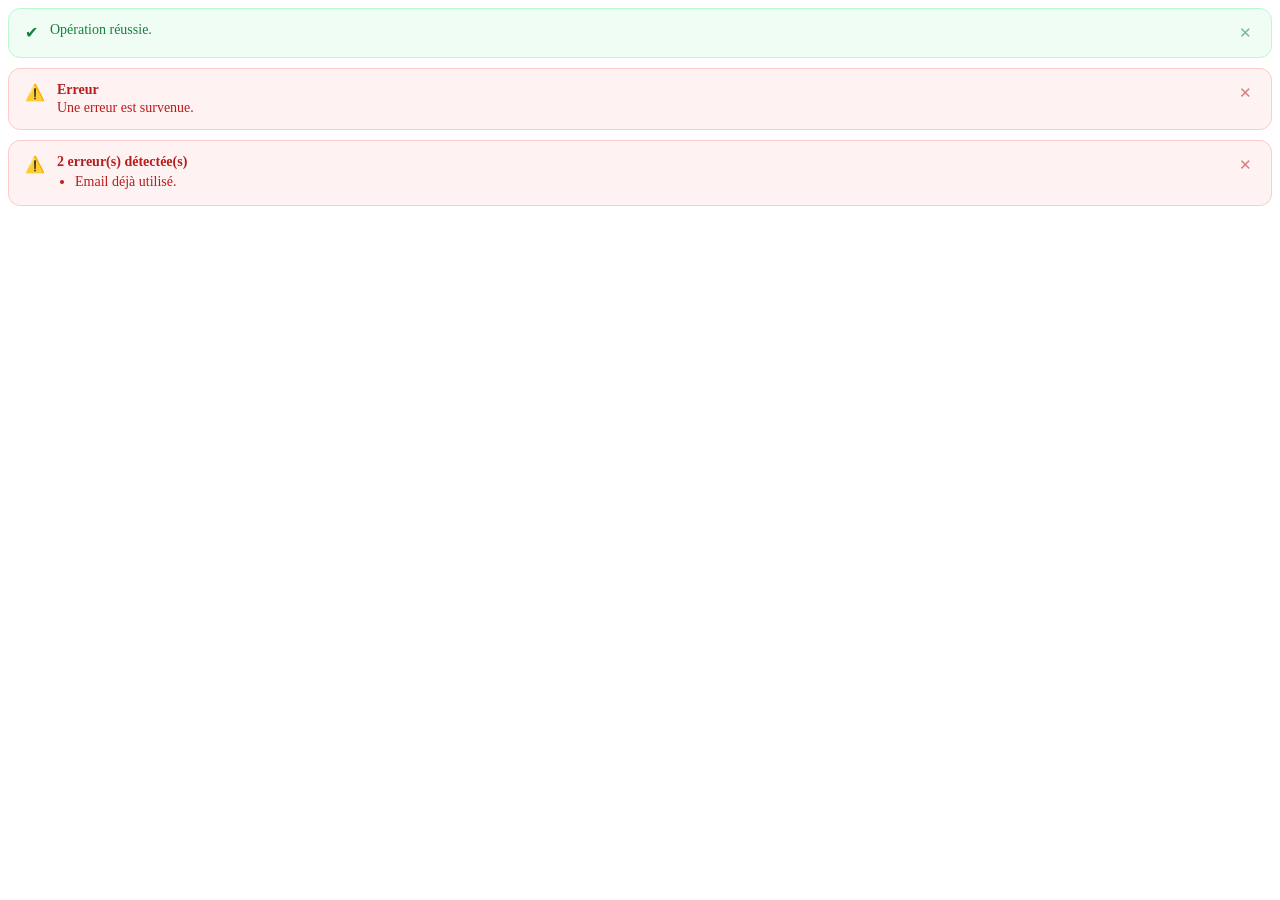
<file: src/main/resources/templates/fragments/alerts.html>
<!DOCTYPE html>
<html lang="fr" xmlns:th="http://www.thymeleaf.org">
<head>
  <meta charset="UTF-8">
  <title>Alerts fragment</title>
  <link rel="stylesheet" href="../../static/css/alerts.css" th:href="@{/css/alerts.css}">
</head>
<body>

<!-- ============================================================
     Reusable alerts fragment — renders nothing when there is no message.

     Usage (near the top of .content, after the topbar):
       <div th:replace="~{fragments/alerts :: alerts}"></div>

     Controller model attributes:
       successMessage : String        → green banner
       errorMessage   : String        → red banner
       errorMessages  : List<String>  → red banner with bullet list

     Example (Spring controller, after an action):
       redirectAttrs.addFlashAttribute("successMessage", "Utilisateur mis à jour.");
       // or
       model.addAttribute("errorMessage", "Suppression impossible.");
       model.addAttribute("errorMessages", List.of("Email déjà utilisé.", "Rôle invalide."));

     Behavior: close button dismisses; success auto-dismisses after 6s.
     Requires: /css/alerts.css and /js/alerts.js
     ============================================================ -->
<div class="alerts-stack" th:fragment="alerts"
     th:if="${successMessage != null or errorMessage != null or not #lists.isEmpty(errorMessages)}">

  <div class="alert alert-success" role="status" data-alert="success"
       th:if="${successMessage != null}">
    <span class="alert-icon">✔</span>
    <div class="alert-body" th:text="${successMessage}">Opération réussie.</div>
    <button type="button" class="alert-close" data-alert-close aria-label="Fermer">✕</button>
  </div>

  <div class="alert alert-error" role="alert" data-alert="error"
       th:if="${errorMessage != null}">
    <span class="alert-icon">⚠️</span>
    <div class="alert-body">
      <div class="alert-title">Erreur</div>
      <div th:text="${errorMessage}">Une erreur est survenue.</div>
    </div>
    <button type="button" class="alert-close" data-alert-close aria-label="Fermer">✕</button>
  </div>

  <div class="alert alert-error" role="alert" data-alert="error"
       th:if="${not #lists.isEmpty(errorMessages)}">
    <span class="alert-icon">⚠️</span>
    <div class="alert-body">
      <div class="alert-title" th:text="|${#lists.size(errorMessages)} erreur(s) détectée(s)|">2 erreur(s) détectée(s)</div>
      <ul>
        <li th:each="err : ${errorMessages}" th:text="${err}">Email déjà utilisé.</li>
      </ul>
    </div>
    <button type="button" class="alert-close" data-alert-close aria-label="Fermer">✕</button>
  </div>

</div>

<script src="../../static/js/alerts.js" th:src="@{/js/alerts.js}" defer></script>
</body>
</html>
</file>
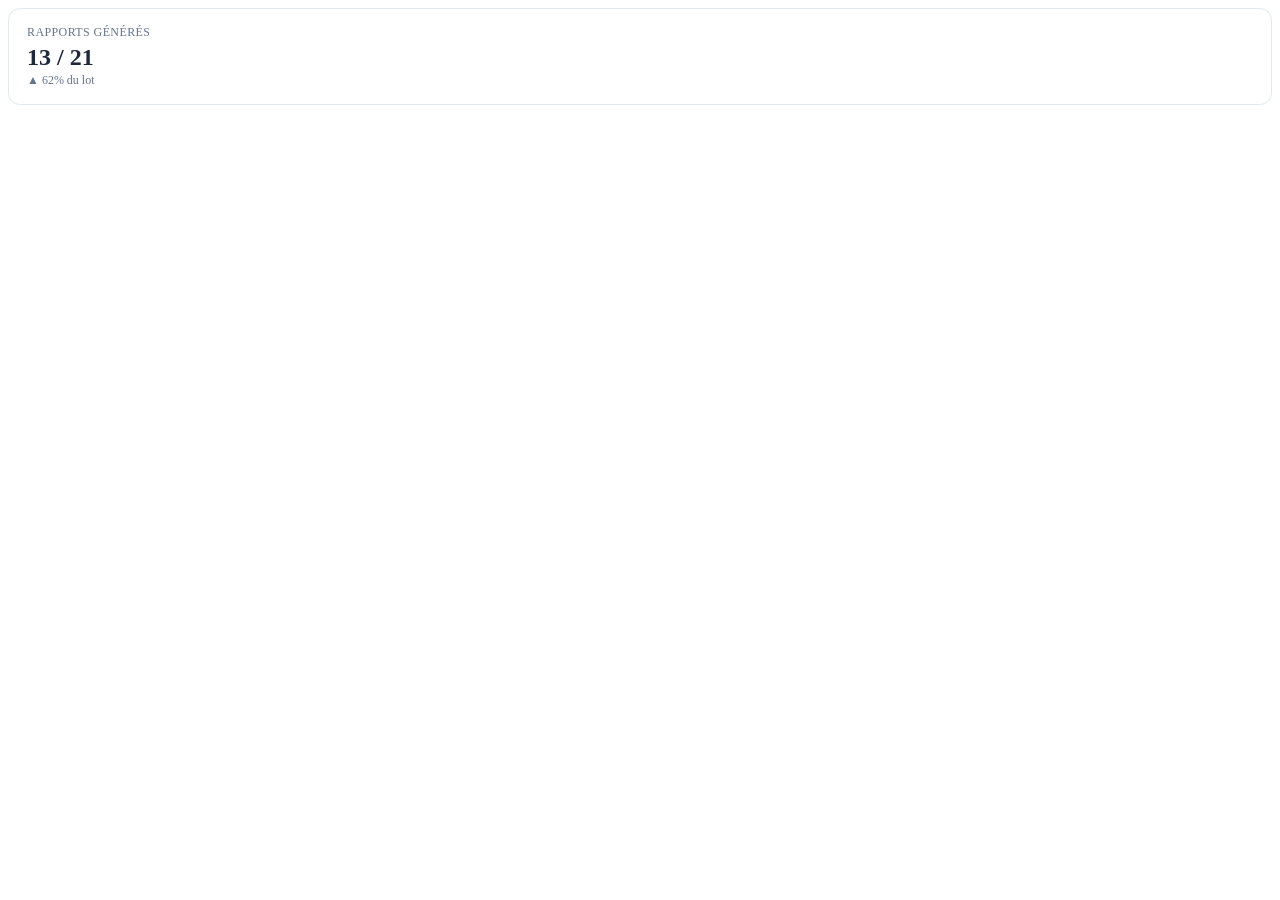
<file: src/main/resources/templates/fragments/kpis.html>
<!DOCTYPE html>
<html lang="fr" xmlns:th="http://www.thymeleaf.org">
<head>
  <meta charset="UTF-8">
  <title>KPI fragments</title>
  <link rel="stylesheet" href="../../static/css/kpi.css" th:href="@{/css/kpi.css}">
</head>
<body>

<!-- ============================================================
     KPI fragments.
     Single card:
       <div th:replace="~{fragments/kpis :: kpiCard(
           'Rapports générés', '13 / 21', '▲ 62% du lot', 'ok')}"></div>
     Params: label, value, delta, tone ('ok'|'warn'|'error'|'')
     Grid wrapper: wrap cards in <div class="kpi-grid">…</div>
     Requires: /css/kpi.css
     ============================================================ -->
<div class="kpi" th:fragment="kpiCard(label, value, delta, tone)">
  <div class="kpi-label" th:text="${label}">Rapports générés</div>
  <div class="kpi-value" th:text="${value}">13 / 21</div>
  <div class="kpi-delta" th:if="${delta != null}"
       th:classappend="${tone}" th:text="${delta}">▲ 62% du lot</div>
</div>

</body>
</html>
</file>
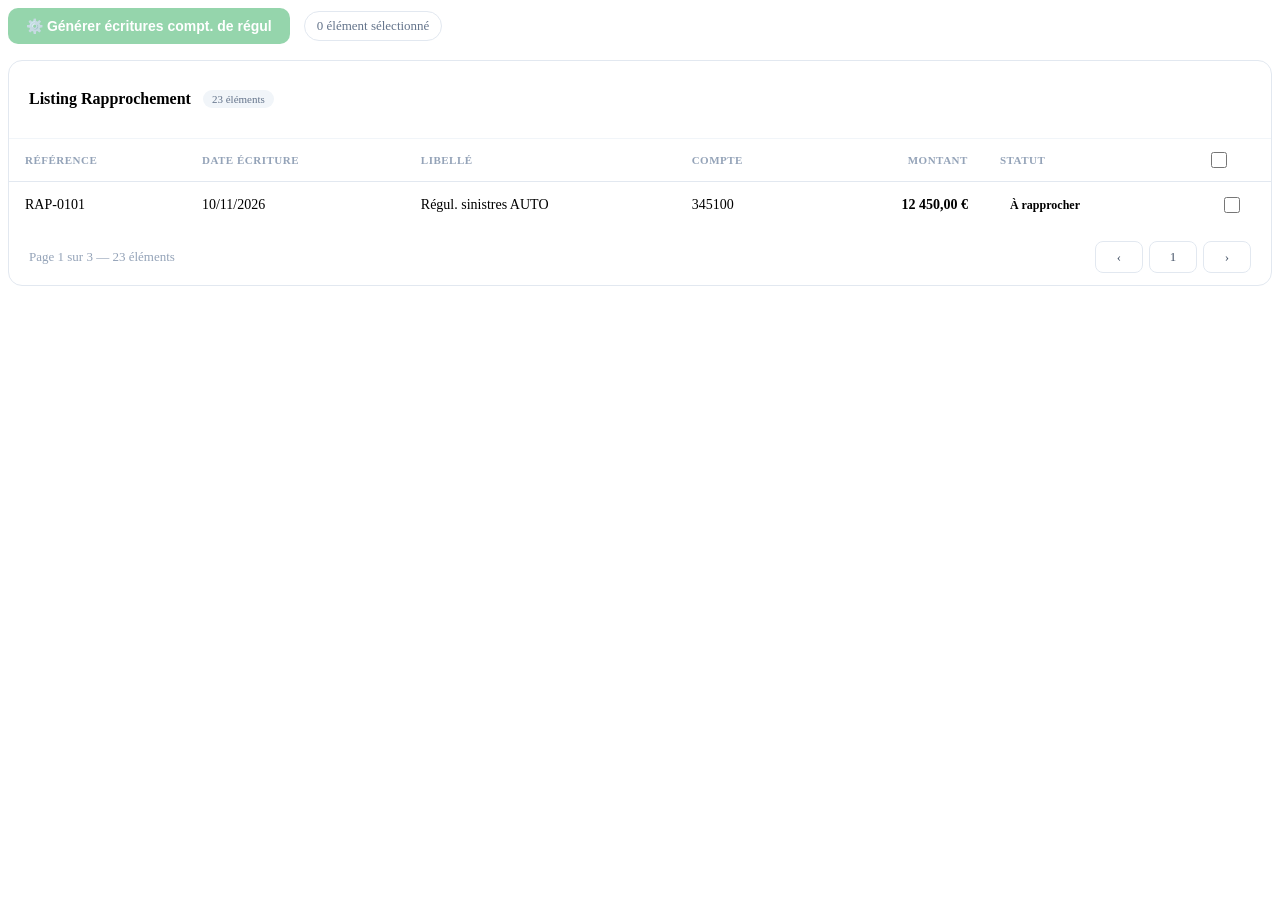
<file: src/main/resources/templates/fragments/rapprochement.html>
<!DOCTYPE html>
<html lang="fr" xmlns:th="http://www.thymeleaf.org">
<head>
  <meta charset="UTF-8">
  <title>Rapprochement fragment</title>
  <link rel="stylesheet" href="../../static/css/users.css" th:href="@{/css/users.css}">
  <link rel="stylesheet" href="../../static/css/rapprochement.css" th:href="@{/css/rapprochement.css}">
</head>
<body>

<!-- ============================================================
     Listing Rapprochement fragment — server-side pagination.

     Usage (Page supplied by the controller):
       <div th:replace="~{fragments/rapprochement :: rapprochementTable(${pageData})}"></div>

     pageData: Spring Data Page<Item> where Item =
       { id, reference, dateEcriture, libelle, compte, montant, negatif, statut }
       statut: 'done' | 'todo' | 'gap'
     Pagination is server-side: links call GET /rapprochement?page=N&size=10.

     The whole table is wrapped in a form: each row checkbox is
     name="selectedIds" value="{id}", and the submit button posts to
     POST /rapprochement/generer with the selected ID list.

     Controller example:
       @GetMapping("/rapprochement")
       String list(@RequestParam(defaultValue="0") int page,
                   @RequestParam(defaultValue="10") int size, Model model) {
         model.addAttribute("pageData", repo.findAll(PageRequest.of(page, size)));
         return "rapprochement";
       }
       @PostMapping("/rapprochement/generer")
       String generer(@RequestParam List<Long> selectedIds, RedirectAttributes ra) {
         service.genererEcritures(selectedIds);
         ra.addFlashAttribute("successMessage", "Écritures générées pour " + selectedIds.size() + " élément(s).");
         return "redirect:/rapprochement";
       }

     Requires: /css/users.css + /css/rapprochement.css, /js/rapprochement.js
     ============================================================ -->
<form method="post" action="#" th:action="@{/rapprochement/generer}"
      th:fragment="rapprochementTable(pageData)" data-rapprochement>

  <!-- Action bar outside the table -->
  <div class="rap-action-bar">
    <button type="submit" class="rap-btn" data-generate-btn disabled>
      ⚙️ Générer écritures compt. de régul
    </button>
    <span class="rap-selected-count" data-selected-count>0 élément sélectionné</span>
  </div>

  <div class="data-table-card">
    <div class="data-table-head">
      <h2>Listing Rapprochement</h2>
      <span class="data-table-count"
            th:text="${pageData.totalElements} + ' éléments'">23 éléments</span>
    </div>

    <div class="data-table-scroll">
      <table class="data-table">
        <thead>
          <tr>
            <th data-no-sort>Référence</th>
            <th data-no-sort>Date écriture</th>
            <th data-no-sort>Libellé</th>
            <th data-no-sort>Compte</th>
            <th data-no-sort style="text-align:right">Montant</th>
            <th data-no-sort>Statut</th>
            <th class="rap-check-col" data-no-sort>
              <input type="checkbox" data-select-all aria-label="Tout sélectionner">
            </th>
          </tr>
        </thead>
        <tbody>
          <tr th:each="item : ${pageData.content}" th:object="${item}">
            <td th:text="*{reference}">RAP-0101</td>
            <td th:text="*{dateEcriture}">10/11/2026</td>
            <td th:text="*{libelle}">Régul. sinistres AUTO</td>
            <td th:text="*{compte}">345100</td>
            <td class="rap-amount" th:classappend="*{negatif} ? 'rap-amount-neg'"
                th:text="*{montant}">12 450,00 €</td>
            <td>
              <span class="status-badge"
                    th:classappend="|status-*{statut}|"
                    th:text="*{statut == 'done'}  ? 'Rapproché' :
                            (*{statut == 'todo'} ? 'À rapprocher' : 'Écart')">À rapprocher</span>
            </td>
            <td class="rap-check-col">
              <input type="checkbox" name="selectedIds" value="101" th:value="*{id}"
                     data-row-check th:attr="aria-label=|Sélectionner *{reference}|">
            </td>
          </tr>
        </tbody>
      </table>
    </div>

    <!-- Server-side pagination -->
    <div class="data-table-foot">
      <span data-page-info
            th:text="|Page ${pageData.number + 1} sur ${pageData.totalPages} — ${pageData.totalElements} éléments|">Page 1 sur 3 — 23 éléments</span>
      <div class="spacer"></div>
      <div class="rap-pagination">
        <a href="#" th:href="@{/rapprochement(page=${pageData.number - 1}, size=${pageData.size})}"
           th:classappend="${pageData.number == 0} ? 'disabled'"
           th:attr="data-page-link=${pageData.number - 1}"
           data-page-link="-1" aria-label="Page précédente">‹</a>
        <a href="#" th:each="i : ${#numbers.sequence(0, pageData.totalPages - 1)}"
           th:href="@{/rapprochement(page=${i}, size=${pageData.size})}"
           th:classappend="${i == pageData.number} ? 'current'"
           th:text="${i + 1}" th:attr="data-page-link=${i}"
           data-page-link="0" data-page-num>1</a>
        <a href="#" th:href="@{/rapprochement(page=${pageData.number + 1}, size=${pageData.size})}"
           th:classappend="${pageData.number + 1 >= pageData.totalPages} ? 'disabled'"
           th:attr="data-page-link=${pageData.number + 1}"
           data-page-link="1" aria-label="Page suivante">›</a>
      </div>
    </div>
  </div>
</form>

<script src="../../static/js/rapprochement.js" th:src="@{/js/rapprochement.js}" defer></script>
</body>
</html>
</file>
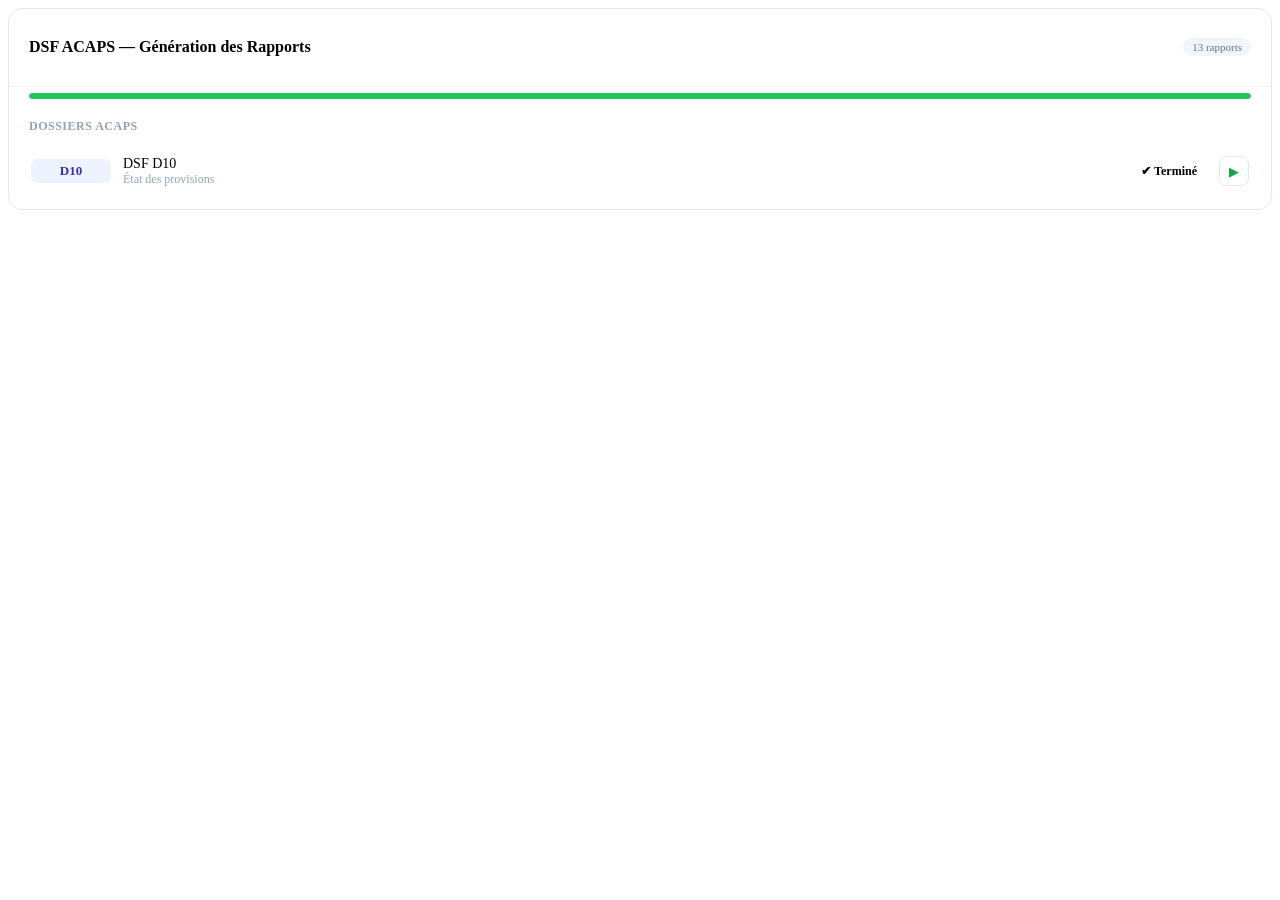
<file: src/main/resources/templates/fragments/reports.html>
<!DOCTYPE html>
<html lang="fr" xmlns:th="http://www.thymeleaf.org">
<head>
  <meta charset="UTF-8">
  <title>Report fragments</title>
  <link rel="stylesheet" href="../../static/css/reports.css" th:href="@{/css/reports.css}">
</head>
<body>

<!-- ============================================================
     Report group fragment.
     Usage (items supplied by the controller):
       <section th:replace="~{fragments/reports :: reportGroup(
           'DSF ACAPS — Génération des Rapports', '13 rapports',
           ${rapportsAcaps}, 62, 'Dossiers ACAPS')}"></section>

     items: list of maps/objects with { code, name, sub, state }
            state: 'done' | 'pending' | 'na'
     progressPct: 0-100, or null to hide the progress bar
     sectionLabel: group label, or null to hide
     Requires: /css/reports.css
     ============================================================ -->
<section class="report-group"
         th:fragment="reportGroup(title, tag, items, progressPct, sectionLabel)">

  <div class="report-group-head">
    <h2 th:text="${title}">DSF ACAPS — Génération des Rapports</h2>
    <span class="report-group-tag" th:if="${tag != null}" th:text="${tag}">13 rapports</span>
  </div>

  <div class="report-progress" th:if="${progressPct != null}">
    <div th:style="|width:${progressPct}%|"></div>
  </div>

  <div class="report-section" th:if="${sectionLabel != null}"
       th:text="${sectionLabel}">Dossiers ACAPS</div>

  <div class="report-rows">
    <div class="report-row" th:each="r : ${items}" th:object="${r}">
      <span class="report-code" th:text="*{code}">D10</span>
      <span class="report-name">
        <span th:text="*{name}">DSF D10</span>
        <small th:if="*{sub != null}" th:text="*{sub}">État des provisions</small>
      </span>
      <span class="report-status"
            th:classappend="|status-*{state}|"
            th:text="*{state == 'done'}    ? '✔ Terminé' :
                     (*{state == 'pending'} ? '⏳ En attente' : '— Non lancé')">✔ Terminé</span>
      <button type="button" class="report-run"
              th:title="|Générer *{name}|"
              th:attr="data-report-code=*{code}">▶</button>
    </div>
  </div>
</section>

</body>
</html>
</file>
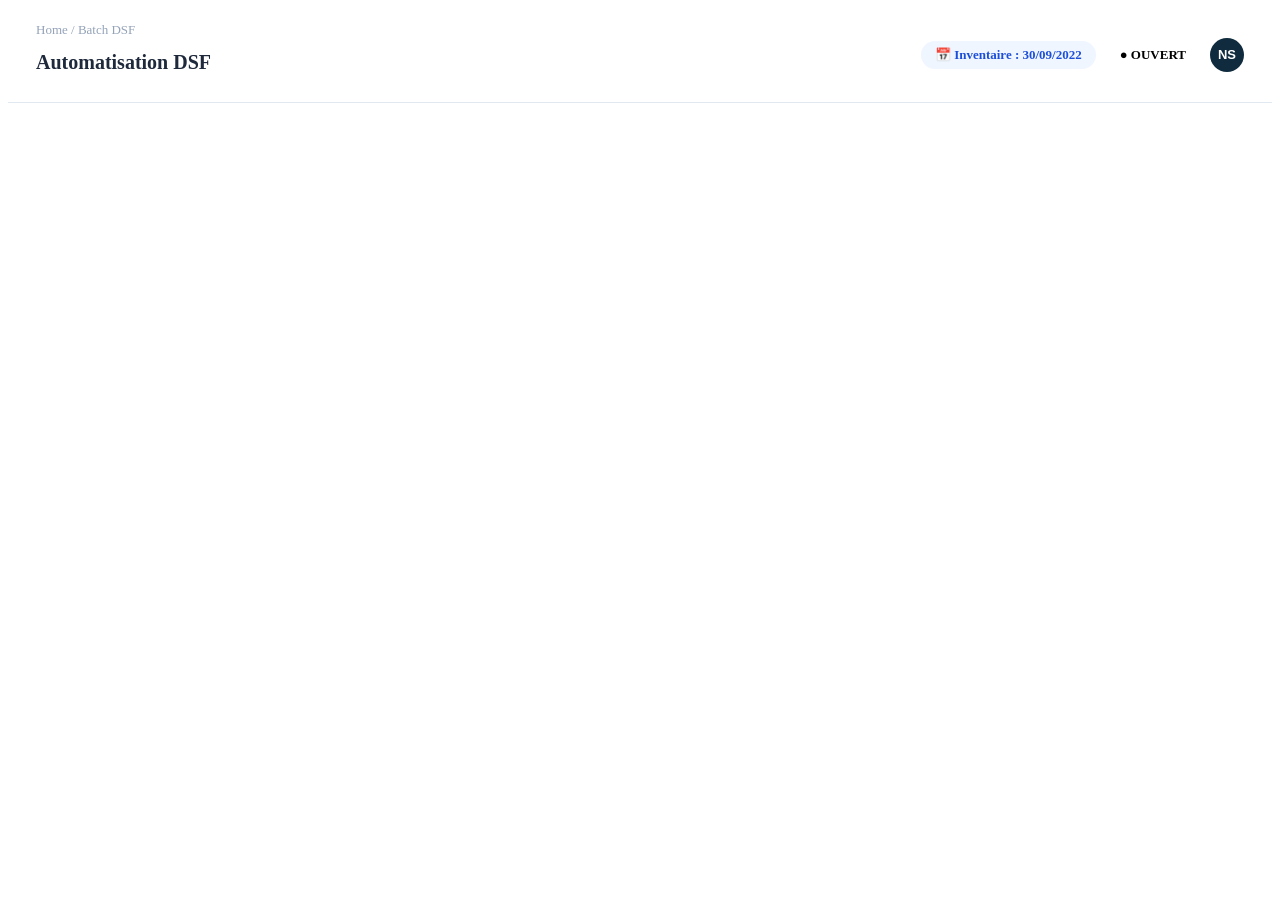
<file: src/main/resources/templates/fragments/topbar.html>
<!DOCTYPE html>
<html lang="fr" xmlns:th="http://www.thymeleaf.org">
<head>
  <meta charset="UTF-8">
  <title>Topbar fragment</title>
  <link rel="stylesheet" href="../../static/css/topbar.css" th:href="@{/css/topbar.css}">
</head>
<body>

<!-- ============================================================
     Reusable topbar fragment.
     Usage:
       <header th:replace="~{fragments/topbar :: topbar(
           'Automatisation DSF', 'Home / Batch DSF',
           '30/09/2022', 'OUVERT', 'NS')}"></header>
     Params: title, crumb, invDate, invStatus ('OUVERT'|'FERMÉ'), initials
     Requires: /css/topbar.css (hamburger works with /js/sidebar.js)
     ============================================================ -->
<header class="topbar"
        th:fragment="topbar(title, crumb, invDate, invStatus, initials)">

  <button type="button" class="topbar-hamburger" data-sidebar-open
          aria-label="Ouvrir le menu">☰</button>

  <div>
    <div class="topbar-crumb" th:text="${crumb} ?: 'Home'">Home / Batch DSF</div>
    <h1 th:text="${title} ?: 'Page'">Automatisation DSF</h1>
  </div>

  <div class="topbar-actions">
    <span class="pill pill-date"
          th:if="${invDate != null}"
          th:text="'📅 Inventaire : ' + ${invDate}">📅 Inventaire : 30/09/2022</span>
    <span class="pill"
          th:if="${invStatus != null}"
          th:classappend="${invStatus == 'OUVERT'} ? 'pill-open' : 'pill-closed'"
          th:text="'● ' + ${invStatus}">● OUVERT</span>

    <!-- User dropdown -->
    <div class="user-menu" data-user-menu>
      <button type="button" class="avatar" data-user-menu-toggle
              aria-haspopup="true" aria-expanded="false"
              aria-label="Menu utilisateur"
              th:text="${initials} ?: 'NS'">NS</button>
      <div class="user-dropdown" role="menu" hidden>
        <div class="user-dropdown-head">
          <span class="user-name" th:text="${#authentication?.name} ?: 'n.souad'">n.souad</span>
          <span class="user-role">Administrateur</span>
        </div>
        <a class="user-dropdown-item" role="menuitem"
           href="../change-password.html" th:href="@{/change-password}">
          <span class="item-icon">🔑</span> Changer le mot de passe
        </a>
        <a class="user-dropdown-item" role="menuitem"
           href="#" th:href="@{/profile}">
          <span class="item-icon">👤</span> Mon profil
        </a>
        <div class="user-dropdown-sep" role="separator"></div>
        <form method="post" action="#" th:action="@{/logout}">
          <button type="submit" class="user-dropdown-item danger" role="menuitem">
            <span class="item-icon">⏻</span> Logout
          </button>
        </form>
      </div>
    </div>
  </div>
</header>

<script src="../../static/js/topbar.js" th:src="@{/js/topbar.js}" defer></script>
</body>
</html>
</file>
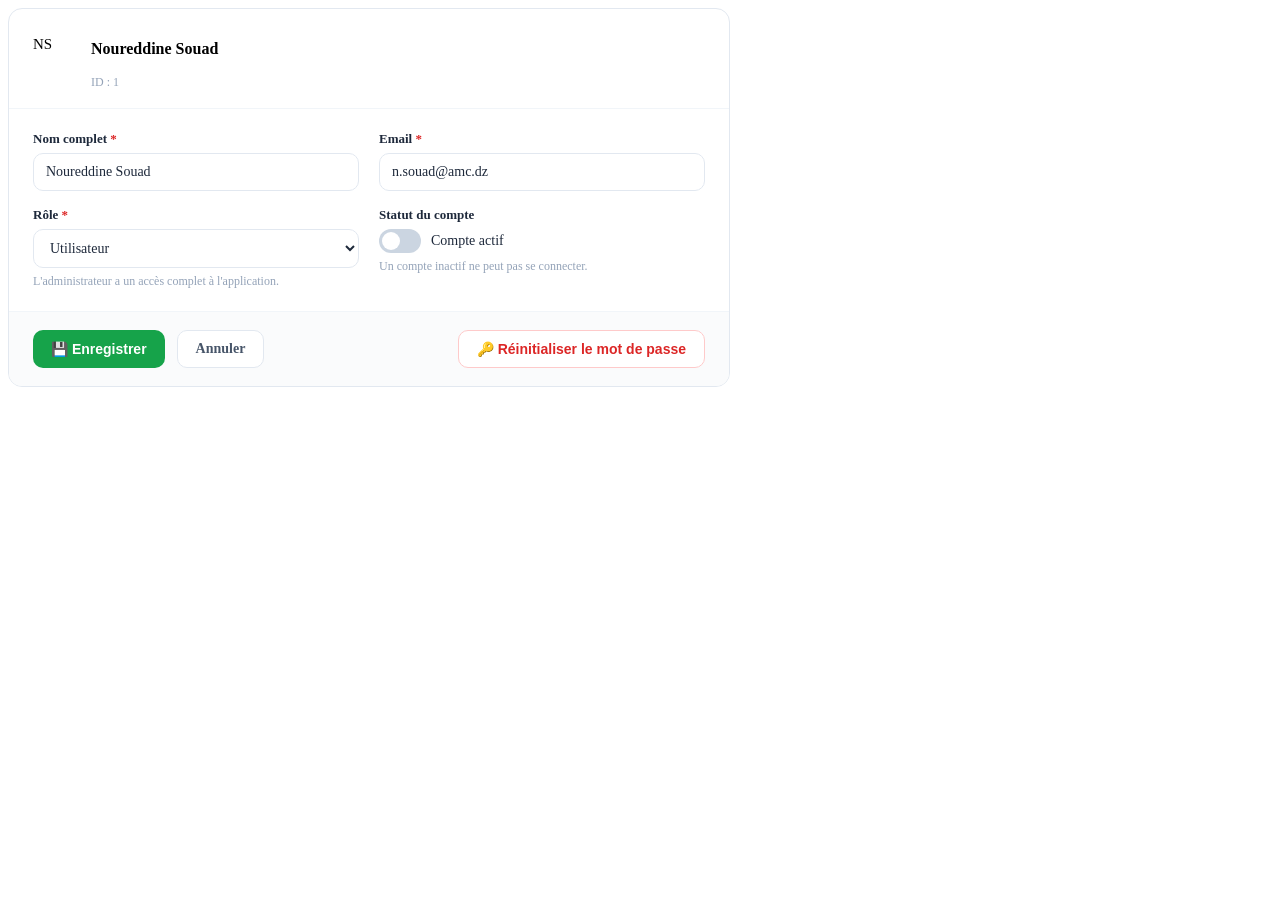
<file: src/main/resources/templates/fragments/user-edit.html>
<!DOCTYPE html>
<html lang="fr" xmlns:th="http://www.thymeleaf.org">
<head>
  <meta charset="UTF-8">
  <title>User edit form fragment</title>
  <link rel="stylesheet" href="../../static/css/user-edit.css" th:href="@{/css/user-edit.css}">
</head>
<body>

<!-- ============================================================
     User edit form fragment.
     Usage (user supplied by the controller):
       <div th:replace="~{fragments/user-edit :: userEditForm(${user})}"></div>

     user: { id, name, email, role, active }
       role: 'admin' | 'user' | 'auditor'
     Submits POST to /users/edit/{id} (name/email/role/active fields).
     Requires: /css/user-edit.css and /js/user-edit.js
     ============================================================ -->
<div class="user-form-card" th:fragment="userEditForm(user)" th:object="${user}">

  <div class="user-form-head">
    <span class="avatar"
          th:text="${#strings.substring(*{name},0,1) + #strings.substringAfter(*{name},' ').substring(0,1)}">NS</span>
    <div>
      <h2 th:text="*{name}">Noureddine Souad</h2>
      <span class="user-id" th:text="|ID : *{id}|">ID : 1</span>
    </div>
  </div>

  <form class="form" method="post" action="#" th:action="@{/users/edit/{id}(id=*{id})}"
        data-user-edit-form novalidate>
    <div class="user-form">
      <div class="form-grid">

        <div class="form-field">
          <label for="edit-name">Nom complet <span class="req">*</span></label>
          <input type="text" id="edit-name" name="name" required
                 th:value="*{name}" value="Noureddine Souad">
          <span class="form-error">Le nom est obligatoire.</span>
        </div>

        <div class="form-field">
          <label for="edit-email">Email <span class="req">*</span></label>
          <input type="email" id="edit-email" name="email" required
                 th:value="*{email}" value="n.souad@amc.dz">
          <span class="form-error">Adresse email invalide.</span>
        </div>

        <div class="form-field">
          <label for="edit-role">Rôle <span class="req">*</span></label>
          <select id="edit-role" name="role" required>
            <option value="user"    th:selected="*{role == 'user'}">Utilisateur</option>
            <option value="admin"   th:selected="*{role == 'admin'}">Administrateur</option>
            <option value="auditor" th:selected="*{role == 'auditor'}">Auditeur</option>
          </select>
          <span class="form-hint">L'administrateur a un accès complet à l'application.</span>
        </div>

        <div class="form-field">
          <label>Statut du compte</label>
          <div class="toggle-row">
            <button type="button" class="toggle" data-toggle-for="edit-active"
                    role="switch" th:attr="aria-checked=*{active}"
                    aria-label="Compte actif"></button>
            <input type="checkbox" id="edit-active" name="active" class="toggle-input"
                   th:checked="*{active}" checked>
            <span class="toggle-label">Compte actif</span>
          </div>
          <span class="form-hint">Un compte inactif ne peut pas se connecter.</span>
        </div>

      </div>
    </div>

    <div class="form-actions">
      <button type="submit" class="btn primary">💾 Enregistrer</button>
      <a class="btn ghost" href="../users.html" th:href="@{/users}">Annuler</a>
      <button type="button" class="btn danger-outline"
              th:attr="data-reset-user=*{id}">🔑 Réinitialiser le mot de passe</button>
    </div>
  </form>
</div>

<script src="../../static/js/user-edit.js" th:src="@{/js/user-edit.js}" defer></script>
</body>
</html>
</file>
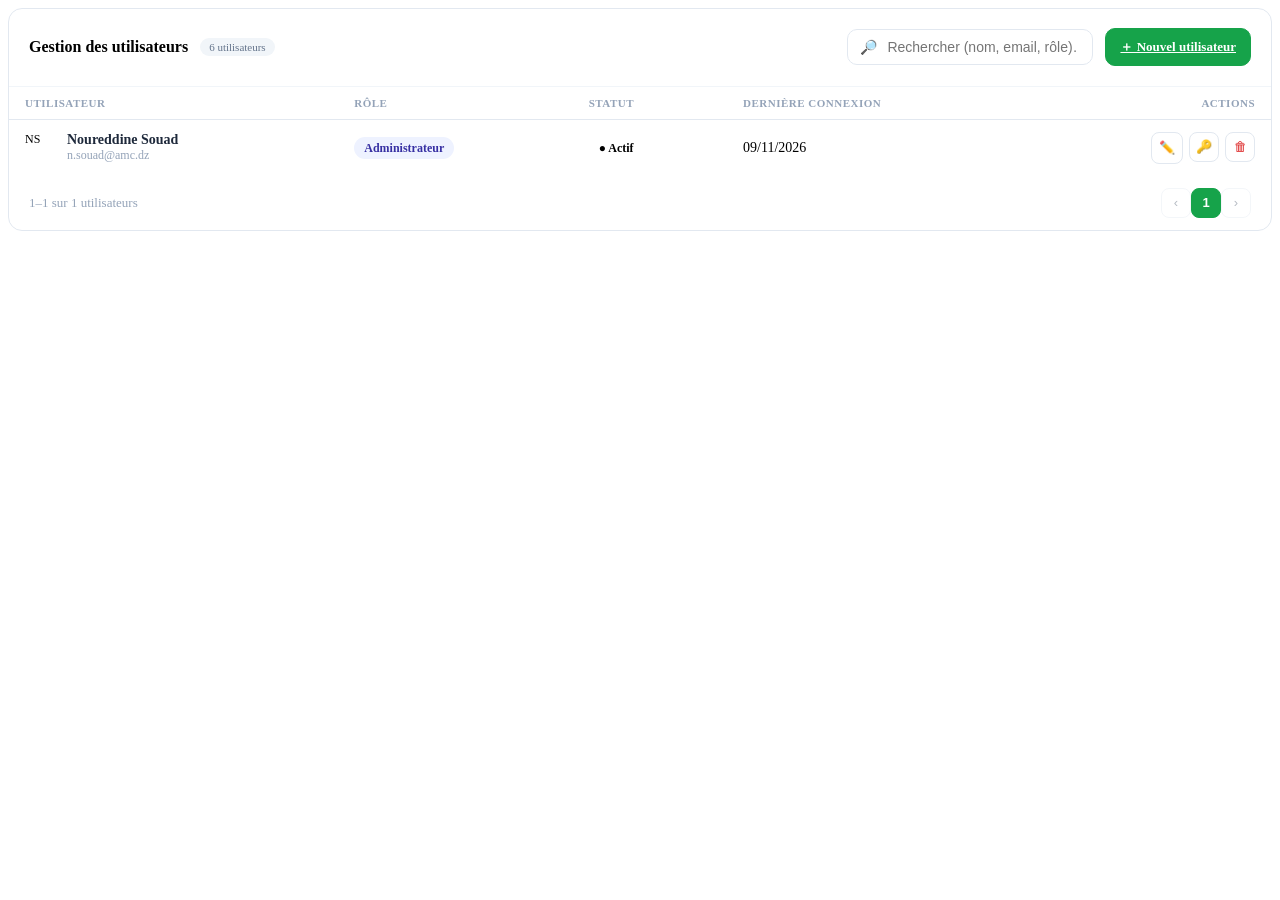
<file: src/main/resources/templates/fragments/users.html>
<!DOCTYPE html>
<html lang="fr" xmlns:th="http://www.thymeleaf.org">
<head>
  <meta charset="UTF-8">
  <title>Users table fragment</title>
  <link rel="stylesheet" href="../../static/css/users.css" th:href="@{/css/users.css}">
</head>
<body>

<!-- ============================================================
     User management table fragment.
     Usage (users supplied by the controller):
       <div th:replace="~{fragments/users :: usersTable(${users})}"></div>

     users: list of objects with
       { id, name, email, initials, role, active, lastLogin }
       role: 'admin' | 'user' | 'auditor'
       lastLogin: 'dd/mm/yyyy' (sortable) or null
     Requires: /css/users.css and /js/users.js (search, sort, pagination)
     ============================================================ -->
<div class="data-table-card" data-users-table th:fragment="usersTable(users)">

  <div class="data-table-head">
    <h2>Gestion des utilisateurs</h2>
    <span class="data-table-count"
          th:text="${#lists.size(users)} + ' utilisateurs'">6 utilisateurs</span>
    <div class="spacer"></div>
    <div class="dt-search">🔎 <input type="text" data-table-search
           placeholder="Rechercher (nom, email, rôle)…"></div>
    <a class="dt-btn primary" href="#" th:href="@{/users/new}">＋ Nouvel utilisateur</a>
  </div>

  <div class="data-table-scroll">
    <table class="data-table" data-page-size="8">
      <thead>
        <tr>
          <th>Utilisateur</th>
          <th>Rôle</th>
          <th>Statut</th>
          <th data-type="date">Dernière connexion</th>
          <th data-no-sort style="text-align:right">Actions</th>
        </tr>
      </thead>
      <tbody>
        <tr th:each="u : ${users}" th:object="${u}">
          <td>
            <div class="dt-user">
              <span class="avatar" th:text="*{initials}">NS</span>
              <div>
                <div class="dt-user-name" th:text="*{name}">Noureddine Souad</div>
                <div class="dt-user-mail" th:text="*{email}">n.souad@amc.dz</div>
              </div>
            </div>
          </td>
          <td>
            <span class="role-badge" th:classappend="|role-*{role}|"
                  th:text="*{role == 'admin'}   ? 'Administrateur' :
                          (*{role == 'auditor'} ? 'Auditeur' : 'Utilisateur')">Administrateur</span>
          </td>
          <td>
            <span class="status-badge"
                  th:classappend="*{active} ? 'status-active' : 'status-inactive'"
                  th:text="*{active} ? '● Actif' : '○ Inactif'">● Actif</span>
          </td>
          <td th:text="*{lastLogin} ?: '—'">09/11/2026</td>
          <td>
            <div class="dt-actions">
              <a class="dt-action" title="Modifier"
                 th:href="@{/users/edit/{id}(id=*{id})}"
                 th:attr="data-user-id=*{id}"
                 style="display:inline-flex;align-items:center;justify-content:center;text-decoration:none">✏️</a>
              <button type="button" class="dt-action" title="Réinitialiser le mot de passe"
                      th:attr="data-user-id=*{id}">🔑</button>
              <button type="button" class="dt-action danger" title="Supprimer"
                      data-confirm-open
                      th:attr="data-confirm-id=*{id},data-confirm-name=*{name}">🗑</button>
            </div>
          </td>
        </tr>
      </tbody>
    </table>
    <div class="dt-empty">Aucun utilisateur ne correspond à la recherche.</div>
  </div>

  <div class="data-table-foot">
    <span data-page-info>1–6 sur 6 utilisateurs</span>
    <div class="spacer"></div>
    <div data-pagination></div>
  </div>
</div>

<script src="../../static/js/users.js" th:src="@{/js/users.js}" defer></script>
</body>
</html>
</file>
